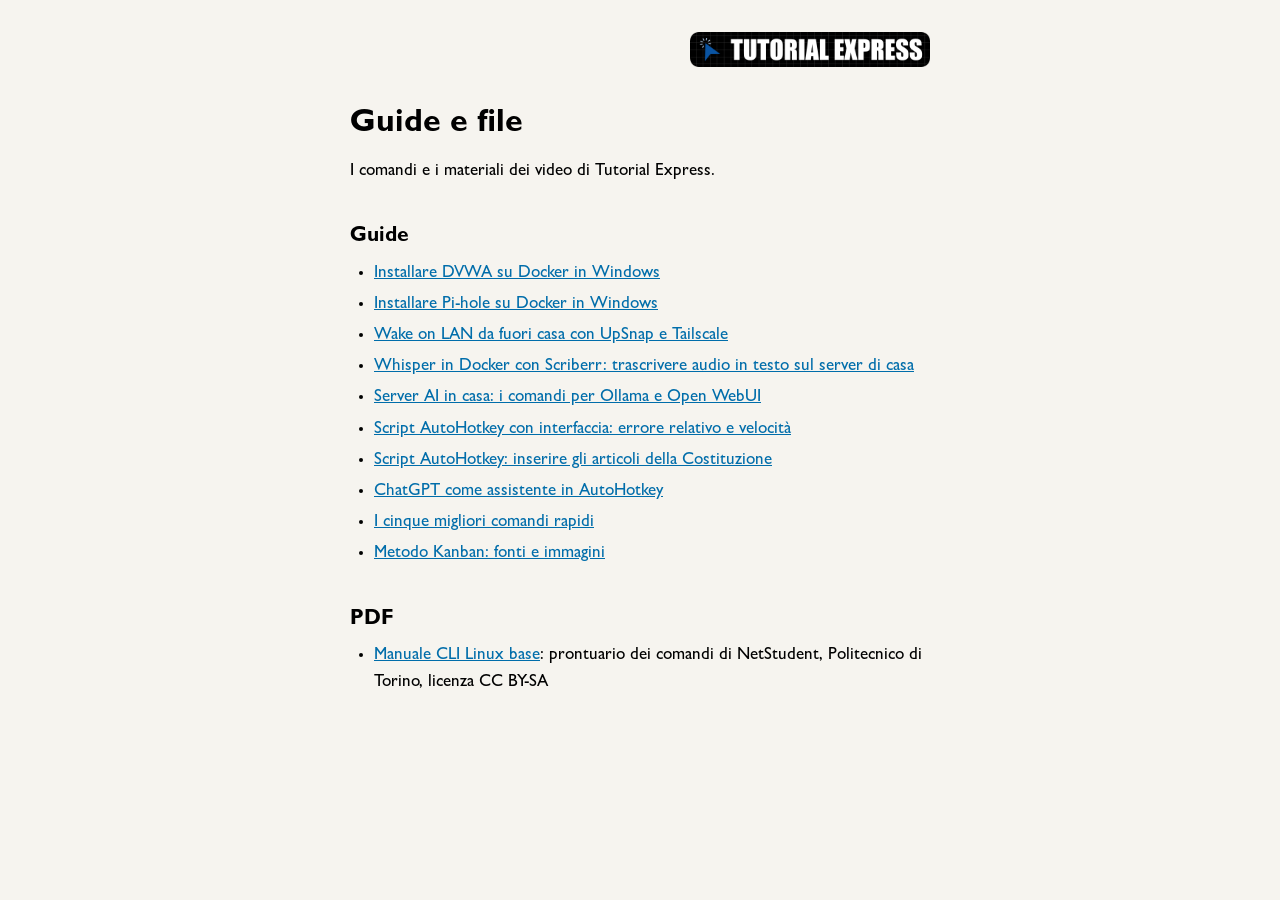
<file: index.html>
<!doctype html>
<html lang="it">
<head>
<meta charset="utf-8">
<meta name="viewport" content="width=device-width, initial-scale=1">
<title>Guide e file | Tutorial Express</title>
<meta name="description" content="Le guide, i comandi e i file dei video di Tutorial Express.">
<link rel="stylesheet" href="assets/guida.css?v=6">
</head>
<body>

<main>
  <a class="etichetta" href="https://tutorialexpress.it"><img src="assets/banner.png" alt="Tutorial Express" width="1300" height="192"></a>

  <h1>Guide e file</h1>
  <p>I comandi e i materiali dei video di Tutorial Express.</p>

  <h2>Guide</h2>
  <ul>
    <li><a href="dvwa-docker.html">Installare DVWA su Docker in Windows</a></li>
    <li><a href="pihole-docker.html">Installare Pi-hole su Docker in Windows</a></li>
    <li><a href="wake-on-lan-upsnap.html">Wake on LAN da fuori casa con UpSnap e Tailscale</a></li>
    <li><a href="whisper-docker.html">Whisper in Docker con Scriberr: trascrivere audio in testo sul server di casa</a></li>
    <li><a href="ollama-open-webui.html">Server AI in casa: i comandi per Ollama e Open WebUI</a></li>
    <li><a href="script-gui-autohotkey.html">Script AutoHotkey con interfaccia: errore relativo e velocità</a></li>
    <li><a href="script-costituzione-autohotkey.html">Script AutoHotkey: inserire gli articoli della Costituzione</a></li>
    <li><a href="chatgpt-autohotkey.html">ChatGPT come assistente in AutoHotkey</a></li>
    <li><a href="comandi-rapidi.html">I cinque migliori comandi rapidi</a></li>
    <li><a href="metodo-kanban.html">Metodo Kanban: fonti e immagini</a></li>
  </ul>

  <h2>PDF</h2>
  <ul>
    <li><a href="manuale-cli-linux-base.pdf">Manuale CLI Linux base</a>: prontuario dei comandi di NetStudent, Politecnico di Torino, licenza CC BY-SA</li>
  </ul>
</main>

</body>
</html>
</file>
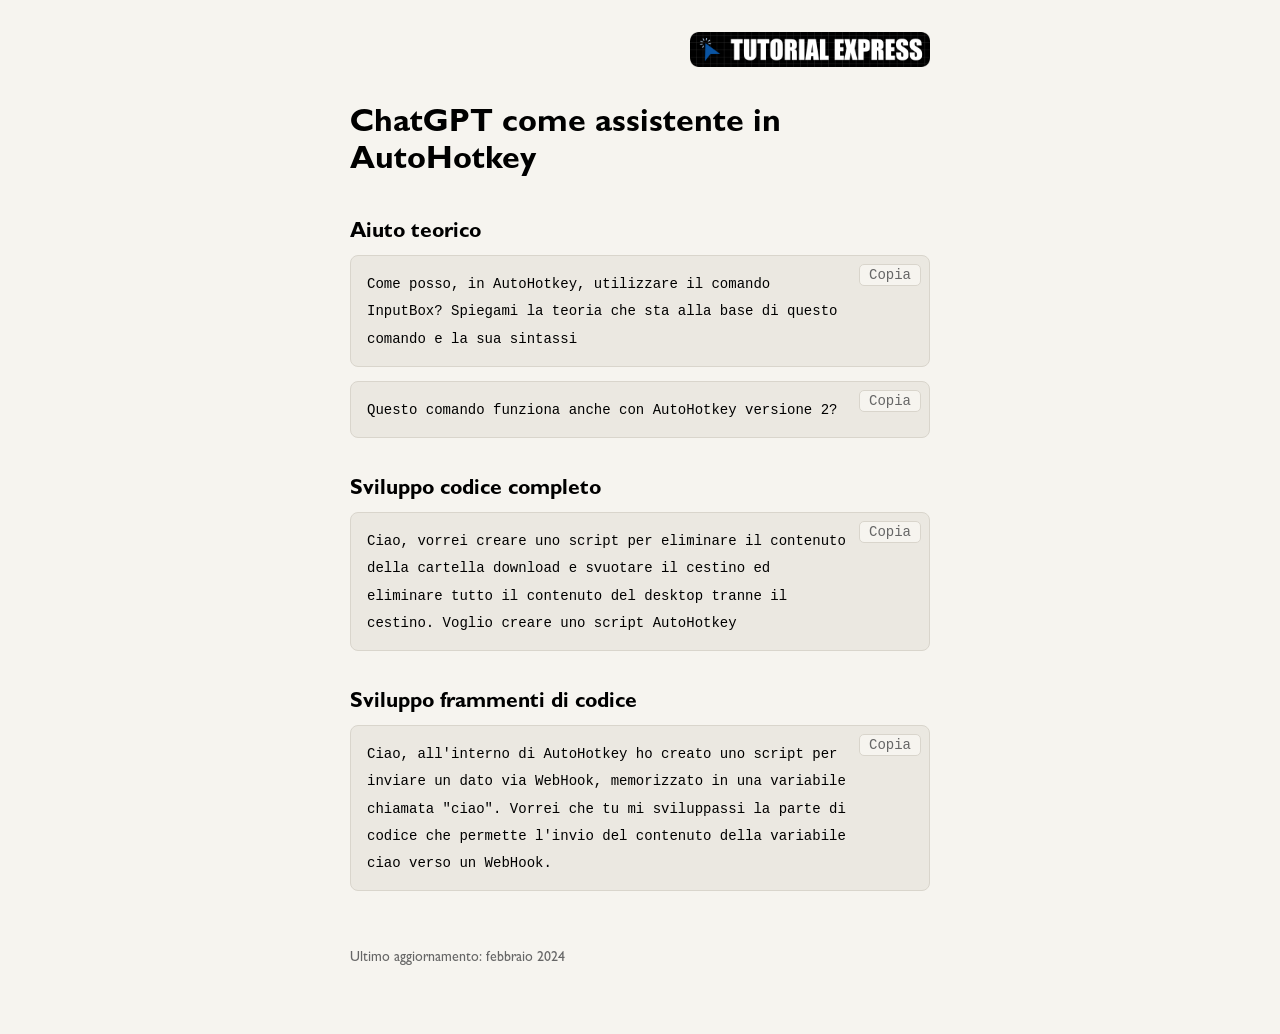
<file: chatgpt-autohotkey.html>
<!doctype html>
<html lang="it">
<head>
<meta charset="utf-8">
<meta name="viewport" content="width=device-width, initial-scale=1">
<title>ChatGPT come assistente in AutoHotkey | Tutorial Express</title>
<meta name="description" content="Esempi di richieste a ChatGPT per imparare AutoHotkey e farsi scrivere script completi o frammenti di codice.">
<link rel="stylesheet" href="assets/guida.css?v=6">
</head>
<body>

<main>
  <a class="etichetta" href="https://tutorialexpress.it"><img src="assets/banner.png" alt="Tutorial Express" width="1300" height="192"></a>

  <h1>ChatGPT come assistente in AutoHotkey</h1>

  <h2>Aiuto teorico</h2>
  <pre><code>Come posso, in AutoHotkey, utilizzare il comando InputBox? Spiegami la teoria che sta alla base di questo comando e la sua sintassi</code></pre>
  <pre><code>Questo comando funziona anche con AutoHotkey versione 2?</code></pre>

  <h2>Sviluppo codice completo</h2>
  <pre><code>Ciao, vorrei creare uno script per eliminare il contenuto della cartella download e svuotare il cestino ed eliminare tutto il contenuto del desktop tranne il cestino. Voglio creare uno script AutoHotkey</code></pre>

  <h2>Sviluppo frammenti di codice</h2>
  <pre><code>Ciao, all'interno di AutoHotkey ho creato uno script per inviare un dato via WebHook, memorizzato in una variabile chiamata "ciao". Vorrei che tu mi sviluppassi la parte di codice che permette l'invio del contenuto della variabile ciao verso un WebHook.</code></pre>

  <footer>Ultimo aggiornamento: febbraio 2024</footer>
</main>

<script src="assets/copia.js"></script>
</body>
</html>
</file>
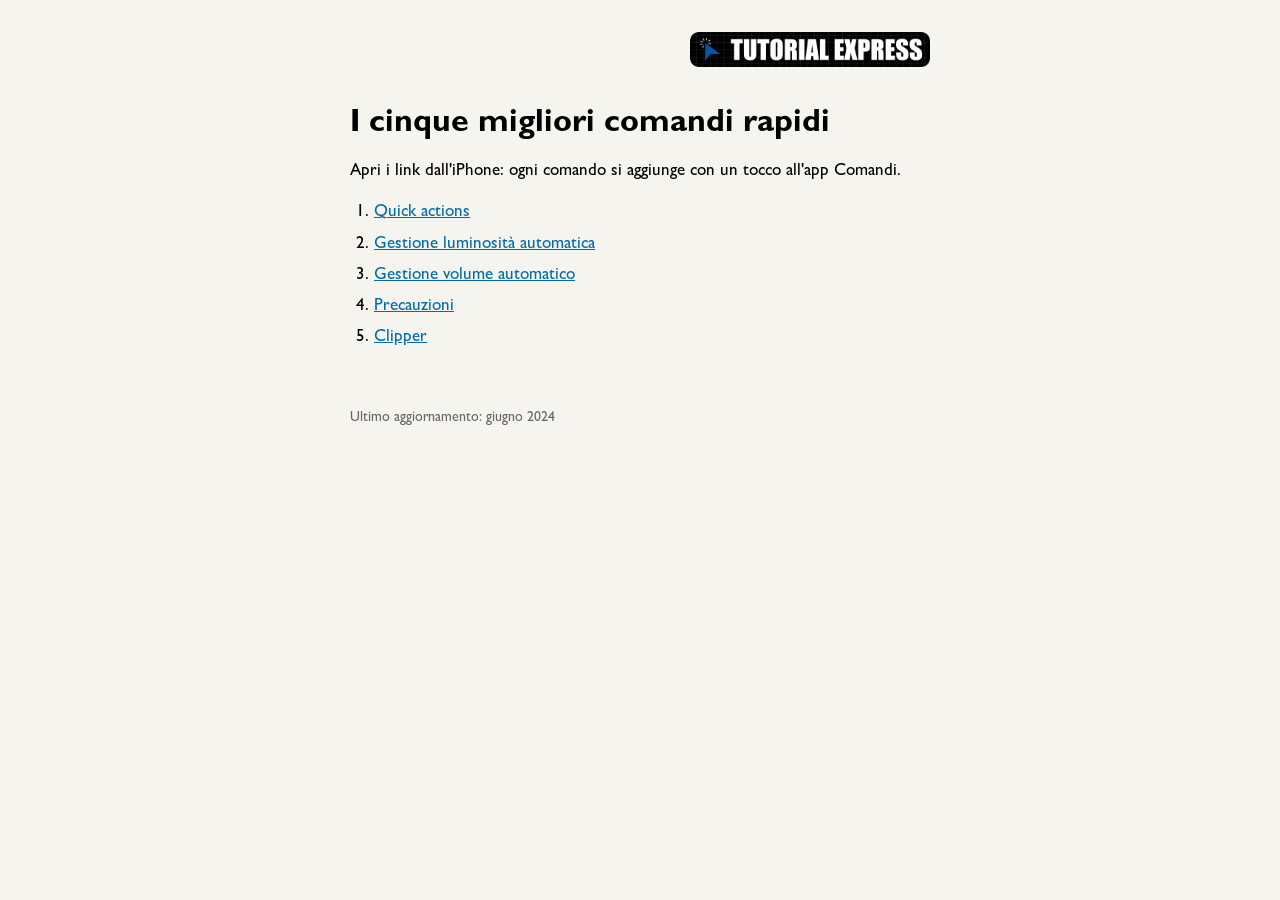
<file: comandi-rapidi.html>
<!doctype html>
<html lang="it">
<head>
<meta charset="utf-8">
<meta name="viewport" content="width=device-width, initial-scale=1">
<title>I cinque migliori comandi rapidi per iPhone | Tutorial Express</title>
<meta name="description" content="I cinque comandi rapidi per iPhone di Tutorial Express, da aggiungere con un tocco all'app Comandi.">
<link rel="stylesheet" href="assets/guida.css?v=6">
</head>
<body>

<main>
  <a class="etichetta" href="https://tutorialexpress.it"><img src="assets/banner.png" alt="Tutorial Express" width="1300" height="192"></a>

  <h1>I cinque migliori comandi rapidi</h1>
  <p>Apri i link dall'iPhone: ogni comando si aggiunge con un tocco all'app Comandi.</p>

  <ol>
    <li><a href="https://www.icloud.com/shortcuts/9d360f2f68f944d8972e4802cee4d656">Quick actions</a></li>
    <li><a href="https://www.icloud.com/shortcuts/78169ab519ff4222bd5717007fd41626">Gestione luminosità automatica</a></li>
    <li><a href="https://www.icloud.com/shortcuts/927ff1ec29264f18916a9ef9f8175f11">Gestione volume automatico</a></li>
    <li><a href="https://www.icloud.com/shortcuts/e7d3e10eeeae47bbb44e753b6d174be6">Precauzioni</a></li>
    <li><a href="https://www.icloud.com/shortcuts/1d9f968c047f4d14af9f9cb6e86ca63f">Clipper</a></li>
  </ol>

  <footer>Ultimo aggiornamento: giugno 2024</footer>
</main>

</body>
</html>
</file>
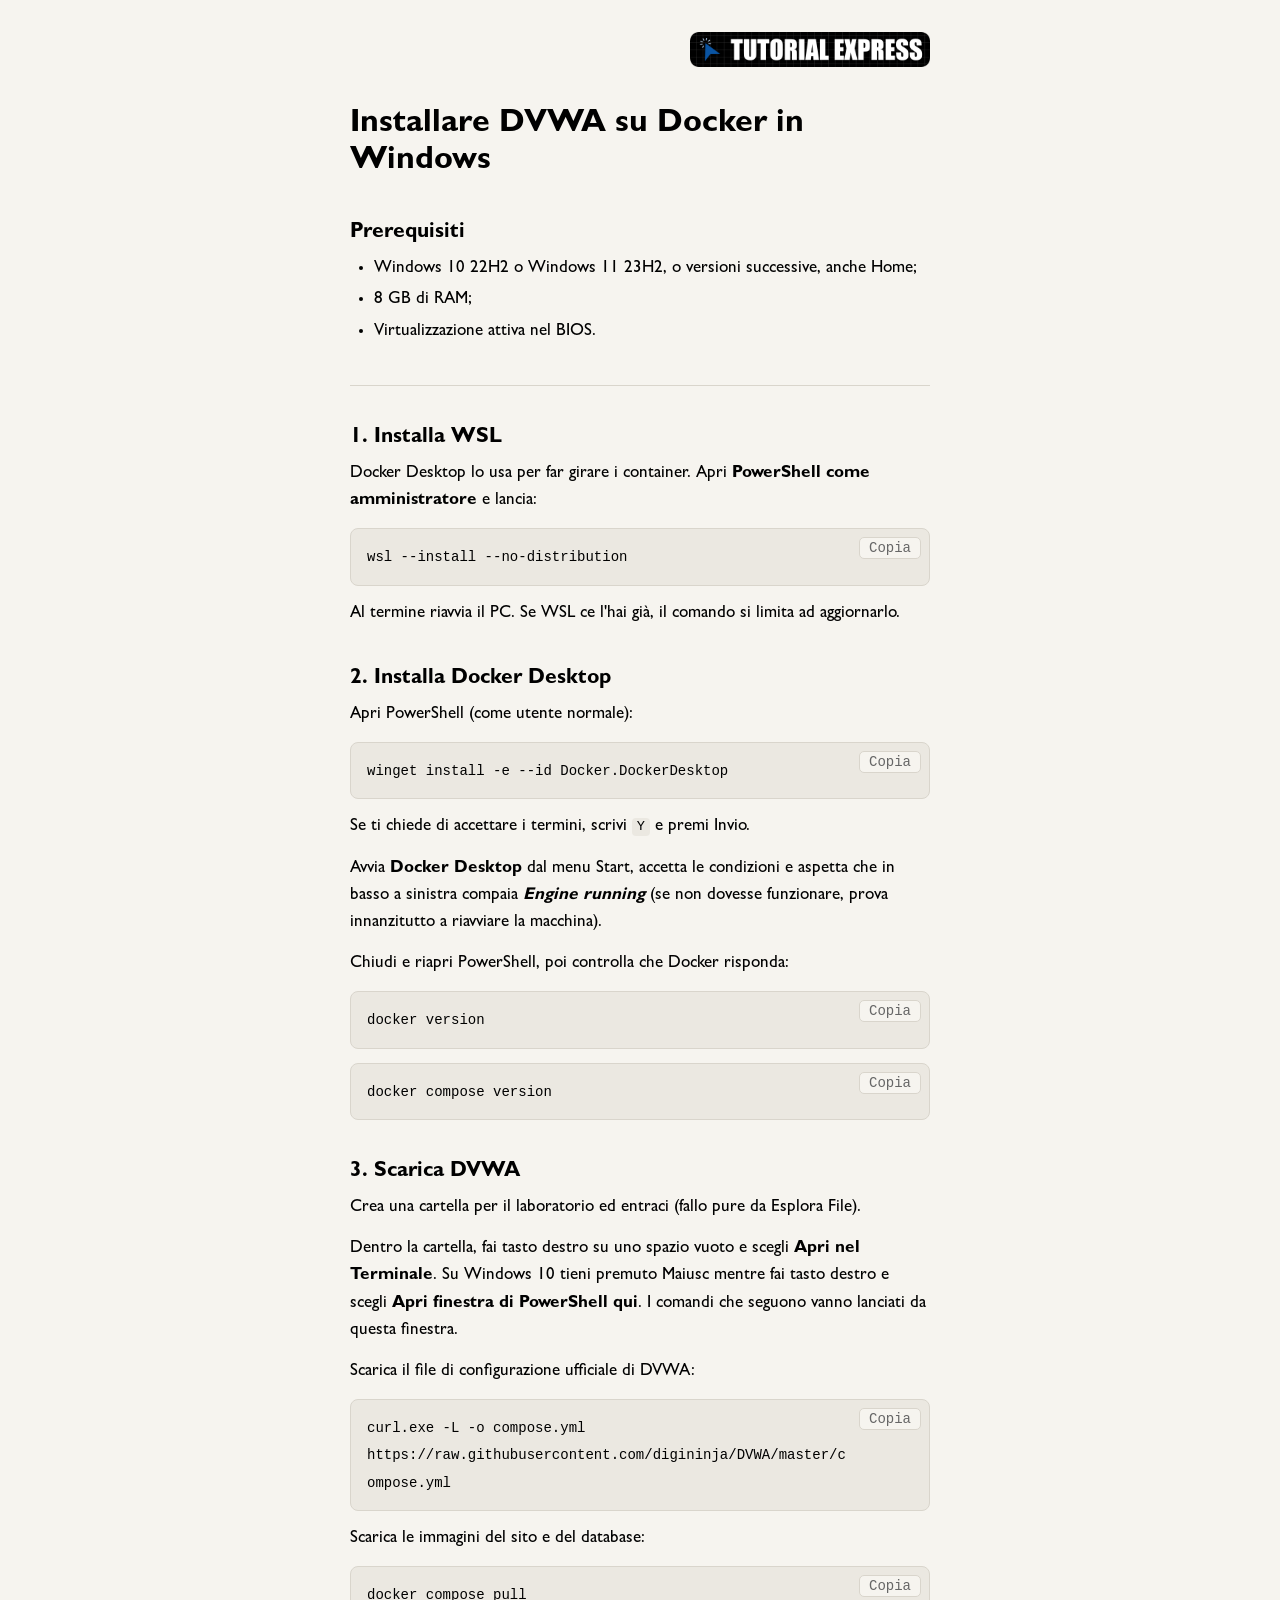
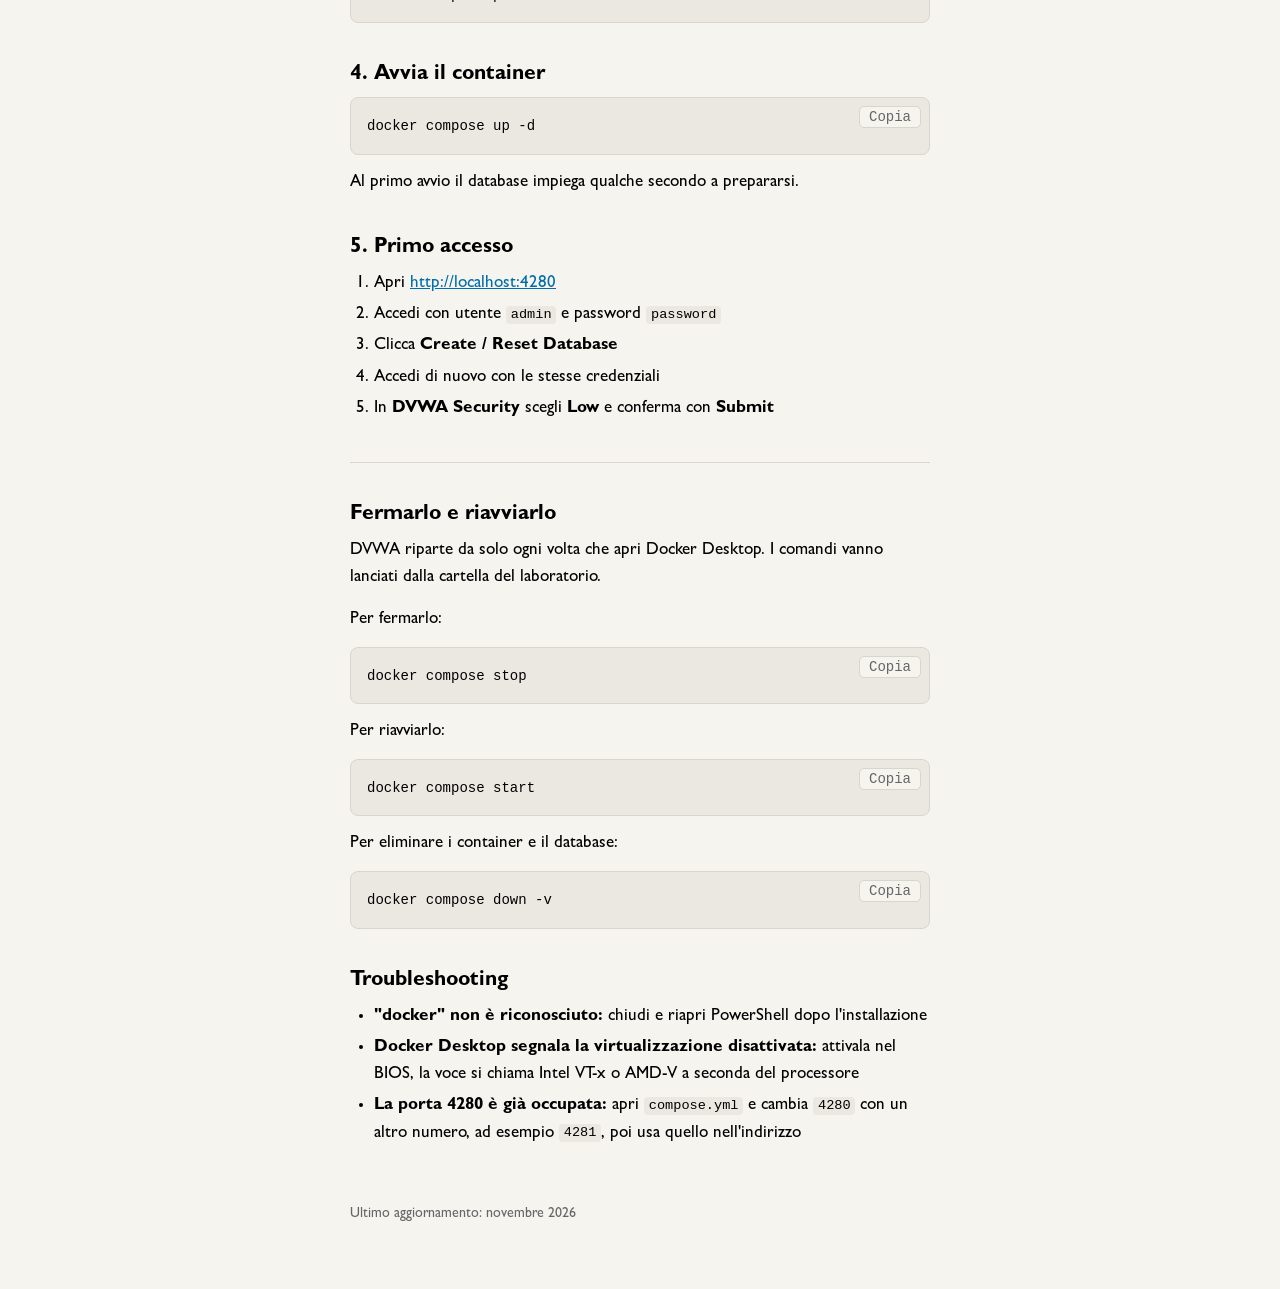
<file: dvwa-docker.html>
<!doctype html>
<html lang="it">
<head>
<meta charset="utf-8">
<meta name="viewport" content="width=device-width, initial-scale=1">
<title>Installare DVWA su Docker in Windows | Tutorial Express</title>
<meta name="description" content="Come installare DVWA su Windows partendo da zero: Docker Desktop, download di DVWA e avvio del container, comando per comando.">
<link rel="stylesheet" href="assets/guida.css?v=6">
</head>
<body>

<main>
  <a class="etichetta" href="https://tutorialexpress.it"><img src="assets/banner.png" alt="Tutorial Express" width="1300" height="192"></a>

  <h1>Installare DVWA su Docker in Windows</h1>

  <h2>Prerequisiti</h2>
  <ul>
    <li>Windows 10 22H2 o Windows 11 23H2, o versioni successive, anche Home;</li>
    <li>8 GB di RAM;</li>
    <li>Virtualizzazione attiva nel BIOS.</li>
  </ul>

  <hr>

  <h2>1. Installa WSL</h2>
  <p>Docker Desktop lo usa per far girare i container. Apri <strong>PowerShell come amministratore</strong> e lancia:</p>
  <pre><code>wsl --install --no-distribution</code></pre>
  <p>Al termine riavvia il PC. Se WSL ce l'hai già, il comando si limita ad aggiornarlo.</p>

  <h2>2. Installa Docker Desktop</h2>
  <p>Apri PowerShell (come utente normale):</p>
  <pre><code>winget install -e --id Docker.DockerDesktop</code></pre>
  <p>Se ti chiede di accettare i termini, scrivi <code>Y</code> e premi Invio.</p>
  <p>Avvia <strong>Docker Desktop</strong> dal menu Start, accetta le condizioni e aspetta che in basso a sinistra compaia <strong><em>Engine running</em></strong> (se non dovesse funzionare, prova innanzitutto a riavviare la macchina).</p>
  <p>Chiudi e riapri PowerShell, poi controlla che Docker risponda:</p>
  <pre><code>docker version</code></pre>
  <pre><code>docker compose version</code></pre>

  <h2>3. Scarica DVWA</h2>
  <p>Crea una cartella per il laboratorio ed entraci (fallo pure da Esplora File).</p>
  <p>Dentro la cartella, fai tasto destro su uno spazio vuoto e scegli <strong>Apri nel Terminale</strong>. Su Windows 10 tieni premuto Maiusc mentre fai tasto destro e scegli <strong>Apri finestra di PowerShell qui</strong>. I comandi che seguono vanno lanciati da questa finestra.</p>
  <p>Scarica il file di configurazione ufficiale di DVWA:</p>
  <pre><code>curl.exe -L -o compose.yml https://raw.githubusercontent.com/digininja/DVWA/master/compose.yml</code></pre>
  <p>Scarica le immagini del sito e del database:</p>
  <pre><code>docker compose pull</code></pre>

  <h2>4. Avvia il container</h2>
  <pre><code>docker compose up -d</code></pre>
  <p>Al primo avvio il database impiega qualche secondo a prepararsi.</p>

  <h2>5. Primo accesso</h2>
  <ol>
    <li>Apri <a href="http://localhost:4280">http://localhost:4280</a></li>
    <li>Accedi con utente <code>admin</code> e password <code>password</code></li>
    <li>Clicca <strong>Create / Reset Database</strong></li>
    <li>Accedi di nuovo con le stesse credenziali</li>
    <li>In <strong>DVWA Security</strong> scegli <strong>Low</strong> e conferma con <strong>Submit</strong></li>
  </ol>

  <hr>

  <h2>Fermarlo e riavviarlo</h2>
  <p>DVWA riparte da solo ogni volta che apri Docker Desktop. I comandi vanno lanciati dalla cartella del laboratorio.</p>
  <p>Per fermarlo:</p>
  <pre><code>docker compose stop</code></pre>
  <p>Per riavviarlo:</p>
  <pre><code>docker compose start</code></pre>
  <p>Per eliminare i container e il database:</p>
  <pre><code>docker compose down -v</code></pre>

  <h2>Troubleshooting</h2>
  <ul>
    <li><strong>"docker" non è riconosciuto:</strong> chiudi e riapri PowerShell dopo l'installazione</li>
    <li><strong>Docker Desktop segnala la virtualizzazione disattivata:</strong> attivala nel BIOS, la voce si chiama Intel VT-x o AMD-V a seconda del processore</li>
    <li><strong>La porta 4280 è già occupata:</strong> apri <code>compose.yml</code> e cambia <code>4280</code> con un altro numero, ad esempio <code>4281</code>, poi usa quello nell'indirizzo</li>
  </ul>

  <footer>Ultimo aggiornamento: novembre 2026</footer>
</main>

<script src="assets/copia.js"></script>
</body>
</html>
</file>
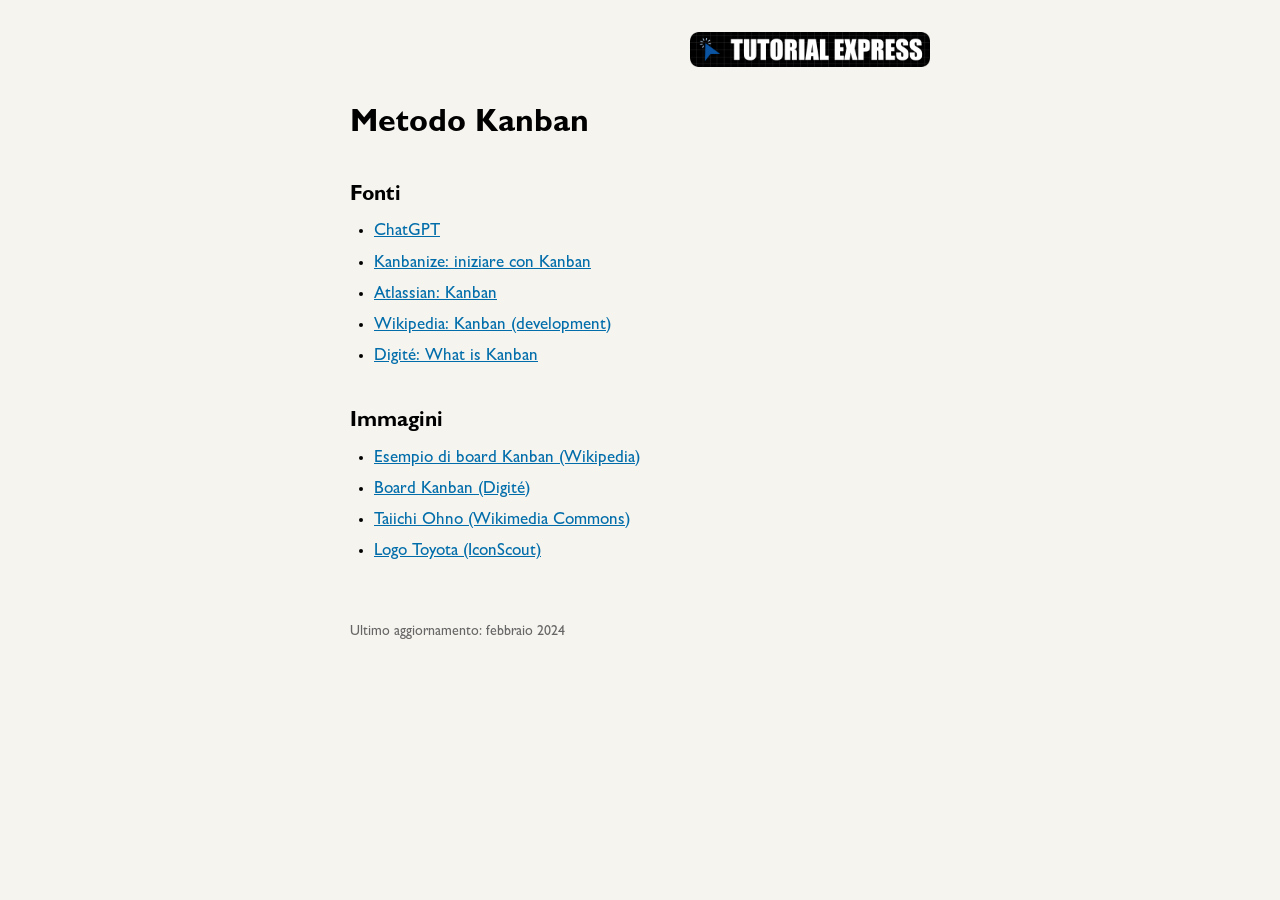
<file: metodo-kanban.html>
<!doctype html>
<html lang="it">
<head>
<meta charset="utf-8">
<meta name="viewport" content="width=device-width, initial-scale=1">
<title>Metodo Kanban: fonti e immagini | Tutorial Express</title>
<meta name="description" content="Le fonti e le immagini usate nel video di Tutorial Express sul metodo Kanban.">
<link rel="stylesheet" href="assets/guida.css?v=6">
</head>
<body>

<main>
  <a class="etichetta" href="https://tutorialexpress.it"><img src="assets/banner.png" alt="Tutorial Express" width="1300" height="192"></a>

  <h1>Metodo Kanban</h1>

  <h2>Fonti</h2>
  <ul>
    <li><a href="https://chat.openai.com/">ChatGPT</a></li>
    <li><a href="https://kanbanize.com/it/kanban-risorse/iniziare/kanban">Kanbanize: iniziare con Kanban</a></li>
    <li><a href="https://www.atlassian.com/it/agile/kanban">Atlassian: Kanban</a></li>
    <li><a href="https://en.wikipedia.org/wiki/Kanban_(development)#Evolution_and_documentation_of_method">Wikipedia: Kanban (development)</a></li>
    <li><a href="https://www.digite.com/kanban/what-is-kanban/#:~:text=It%20all%20started%20in%20the,every%20stage%20of%20production%20optimally">Digité: What is Kanban</a></li>
  </ul>

  <h2>Immagini</h2>
  <ul>
    <li><a href="https://en.wikipedia.org/wiki/Kanban_(development)#/media/File:Kanban_board_example.jpg">Esempio di board Kanban (Wikipedia)</a></li>
    <li><a href="https://www.digite.com/wp-content/uploads/2018/11/Kanban-Board.png">Board Kanban (Digité)</a></li>
    <li><a href="https://upload.wikimedia.org/wikipedia/commons/thumb/d/d3/Ohno-Taiichi-1.jpg/200px-Ohno-Taiichi-1.jpg">Taiichi Ohno (Wikimedia Commons)</a></li>
    <li><a href="https://cdn.iconscout.com/icon/free/png-256/toyota-1-202914.png">Logo Toyota (IconScout)</a></li>
  </ul>

  <footer>Ultimo aggiornamento: febbraio 2024</footer>
</main>

</body>
</html>
</file>
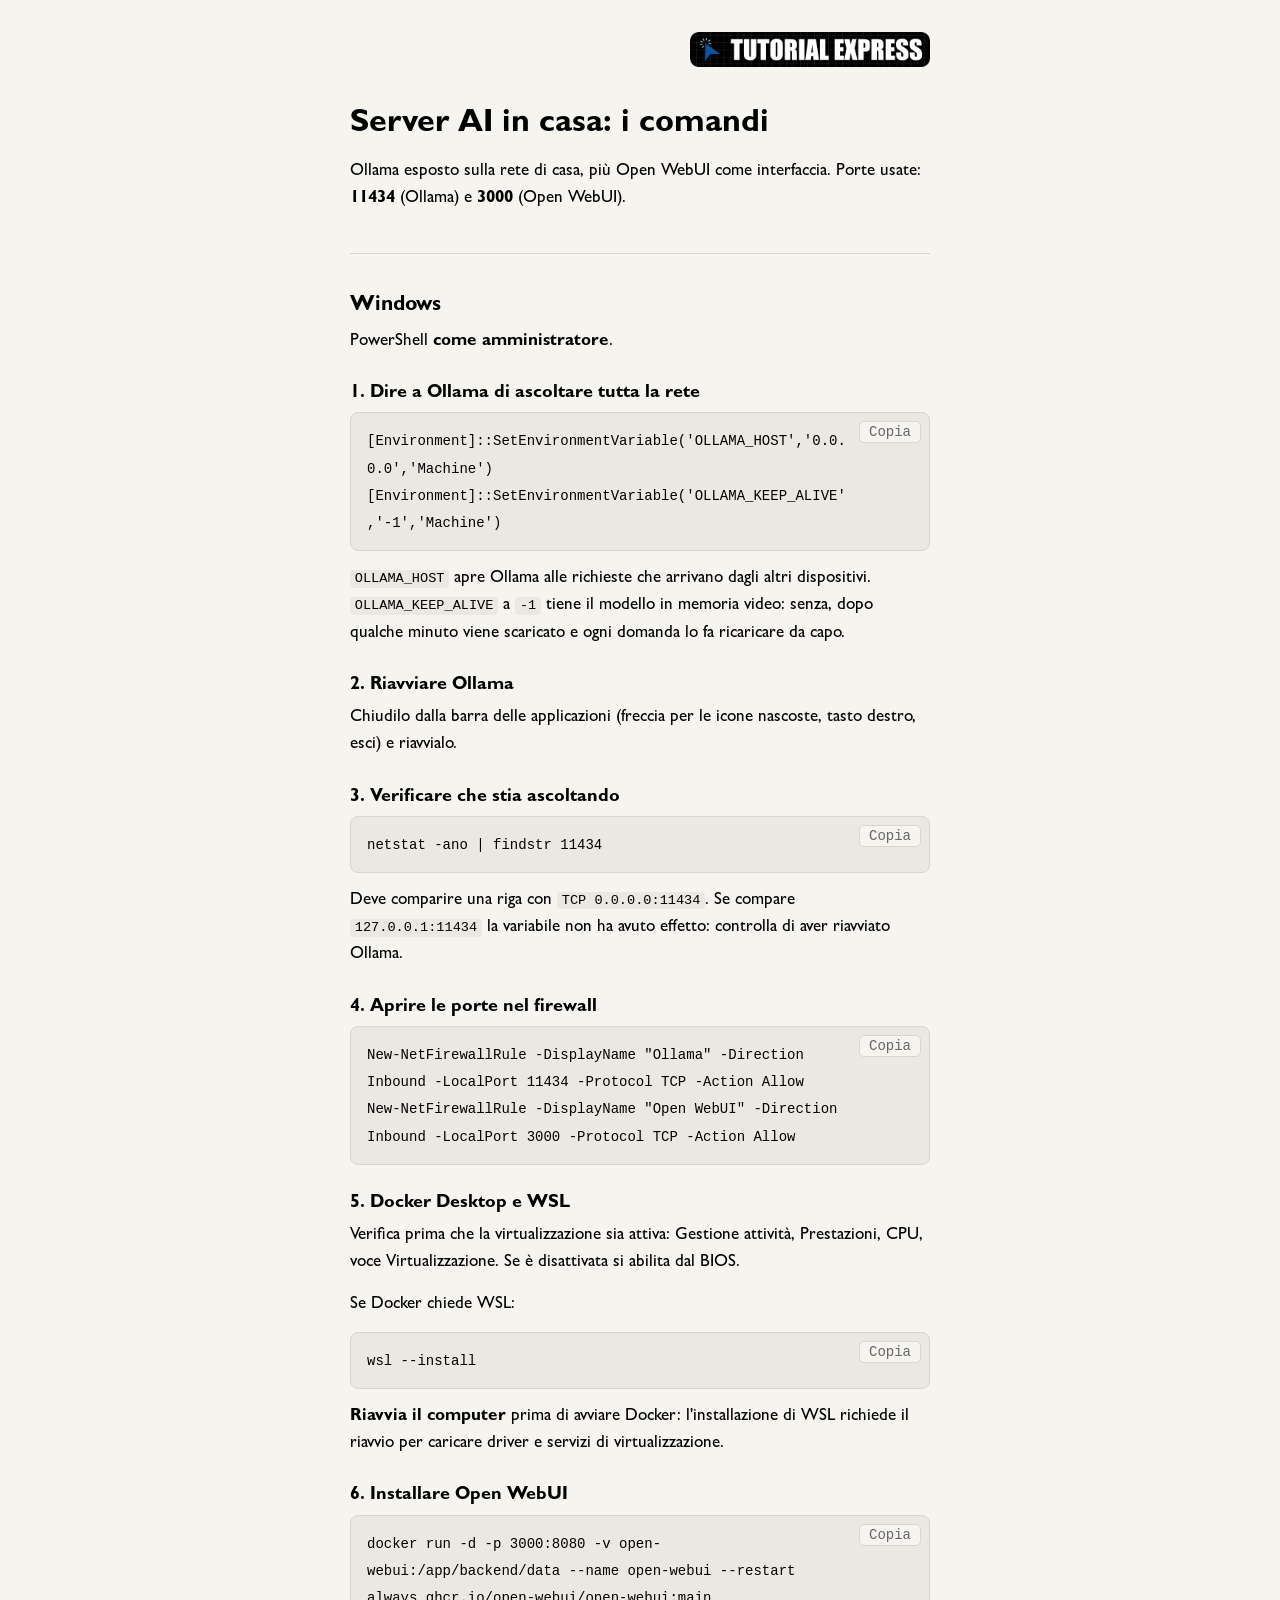
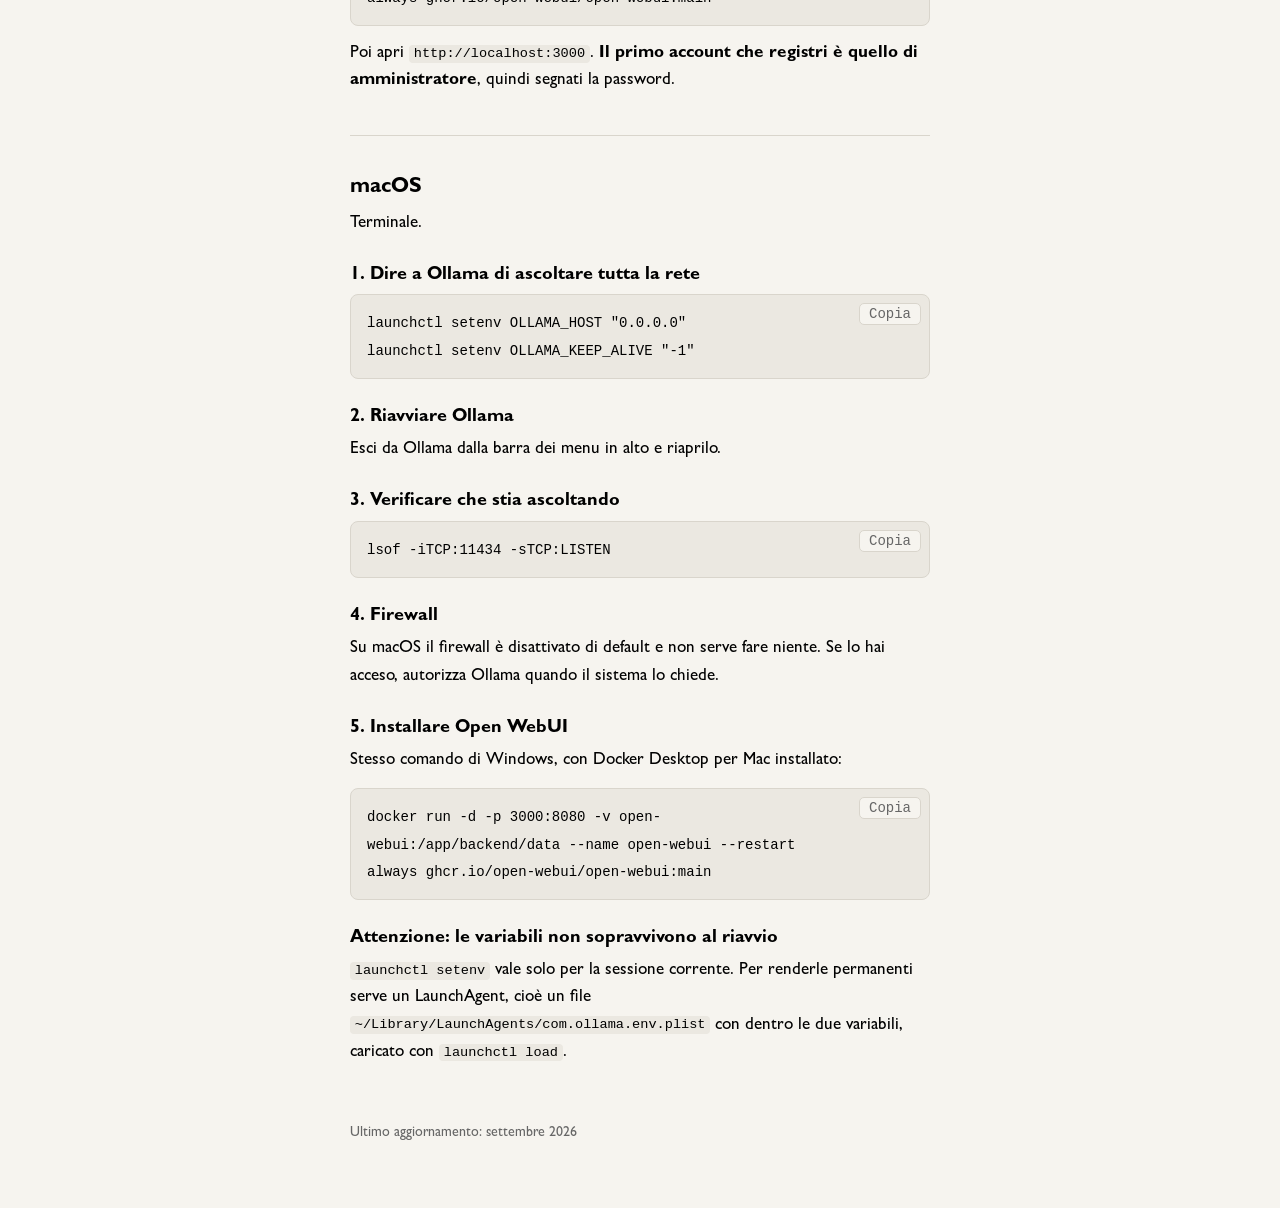
<file: ollama-open-webui.html>
<!doctype html>
<html lang="it">
<head>
<meta charset="utf-8">
<meta name="viewport" content="width=device-width, initial-scale=1">
<title>Server AI in casa: i comandi per Ollama e Open WebUI | Tutorial Express</title>
<meta name="description" content="I comandi per esporre Ollama sulla rete di casa e installare Open WebUI con Docker, su Windows e macOS.">
<link rel="stylesheet" href="assets/guida.css?v=6">
</head>
<body>

<main>
  <a class="etichetta" href="https://tutorialexpress.it"><img src="assets/banner.png" alt="Tutorial Express" width="1300" height="192"></a>

  <h1>Server AI in casa: i comandi</h1>
  <p>Ollama esposto sulla rete di casa, più Open WebUI come interfaccia. Porte usate: <strong>11434</strong> (Ollama) e <strong>3000</strong> (Open WebUI).</p>

  <hr>

  <h2>Windows</h2>
  <p>PowerShell <strong>come amministratore</strong>.</p>

  <h3>1. Dire a Ollama di ascoltare tutta la rete</h3>
  <pre><code>[Environment]::SetEnvironmentVariable('OLLAMA_HOST','0.0.0.0','Machine')
[Environment]::SetEnvironmentVariable('OLLAMA_KEEP_ALIVE','-1','Machine')</code></pre>
  <p><code>OLLAMA_HOST</code> apre Ollama alle richieste che arrivano dagli altri dispositivi. <code>OLLAMA_KEEP_ALIVE</code> a <code>-1</code> tiene il modello in memoria video: senza, dopo qualche minuto viene scaricato e ogni domanda lo fa ricaricare da capo.</p>

  <h3>2. Riavviare Ollama</h3>
  <p>Chiudilo dalla barra delle applicazioni (freccia per le icone nascoste, tasto destro, esci) e riavvialo.</p>

  <h3>3. Verificare che stia ascoltando</h3>
  <pre><code>netstat -ano | findstr 11434</code></pre>
  <p>Deve comparire una riga con <code>TCP  0.0.0.0:11434</code>. Se compare <code>127.0.0.1:11434</code> la variabile non ha avuto effetto: controlla di aver riavviato Ollama.</p>

  <h3>4. Aprire le porte nel firewall</h3>
  <pre><code>New-NetFirewallRule -DisplayName "Ollama" -Direction Inbound -LocalPort 11434 -Protocol TCP -Action Allow
New-NetFirewallRule -DisplayName "Open WebUI" -Direction Inbound -LocalPort 3000 -Protocol TCP -Action Allow</code></pre>

  <h3>5. Docker Desktop e WSL</h3>
  <p>Verifica prima che la virtualizzazione sia attiva: Gestione attività, Prestazioni, CPU, voce Virtualizzazione. Se è disattivata si abilita dal BIOS.</p>
  <p>Se Docker chiede WSL:</p>
  <pre><code>wsl --install</code></pre>
  <p><strong>Riavvia il computer</strong> prima di avviare Docker: l'installazione di WSL richiede il riavvio per caricare driver e servizi di virtualizzazione.</p>

  <h3>6. Installare Open WebUI</h3>
  <pre><code>docker run -d -p 3000:8080 -v open-webui:/app/backend/data --name open-webui --restart always ghcr.io/open-webui/open-webui:main</code></pre>
  <p>Poi apri <code>http://localhost:3000</code>. <strong>Il primo account che registri è quello di amministratore</strong>, quindi segnati la password.</p>

  <hr>

  <h2>macOS</h2>
  <p>Terminale.</p>

  <h3>1. Dire a Ollama di ascoltare tutta la rete</h3>
  <pre><code>launchctl setenv OLLAMA_HOST "0.0.0.0"
launchctl setenv OLLAMA_KEEP_ALIVE "-1"</code></pre>

  <h3>2. Riavviare Ollama</h3>
  <p>Esci da Ollama dalla barra dei menu in alto e riaprilo.</p>

  <h3>3. Verificare che stia ascoltando</h3>
  <pre><code>lsof -iTCP:11434 -sTCP:LISTEN</code></pre>

  <h3>4. Firewall</h3>
  <p>Su macOS il firewall è disattivato di default e non serve fare niente. Se lo hai acceso, autorizza Ollama quando il sistema lo chiede.</p>

  <h3>5. Installare Open WebUI</h3>
  <p>Stesso comando di Windows, con Docker Desktop per Mac installato:</p>
  <pre><code>docker run -d -p 3000:8080 -v open-webui:/app/backend/data --name open-webui --restart always ghcr.io/open-webui/open-webui:main</code></pre>

  <h3>Attenzione: le variabili non sopravvivono al riavvio</h3>
  <p><code>launchctl setenv</code> vale solo per la sessione corrente. Per renderle permanenti serve un LaunchAgent, cioè un file <code>~/Library/LaunchAgents/com.ollama.env.plist</code> con dentro le due variabili, caricato con <code>launchctl load</code>.</p>

  <footer>Ultimo aggiornamento: settembre 2026</footer>
</main>

<script src="assets/copia.js"></script>
</body>
</html>
</file>
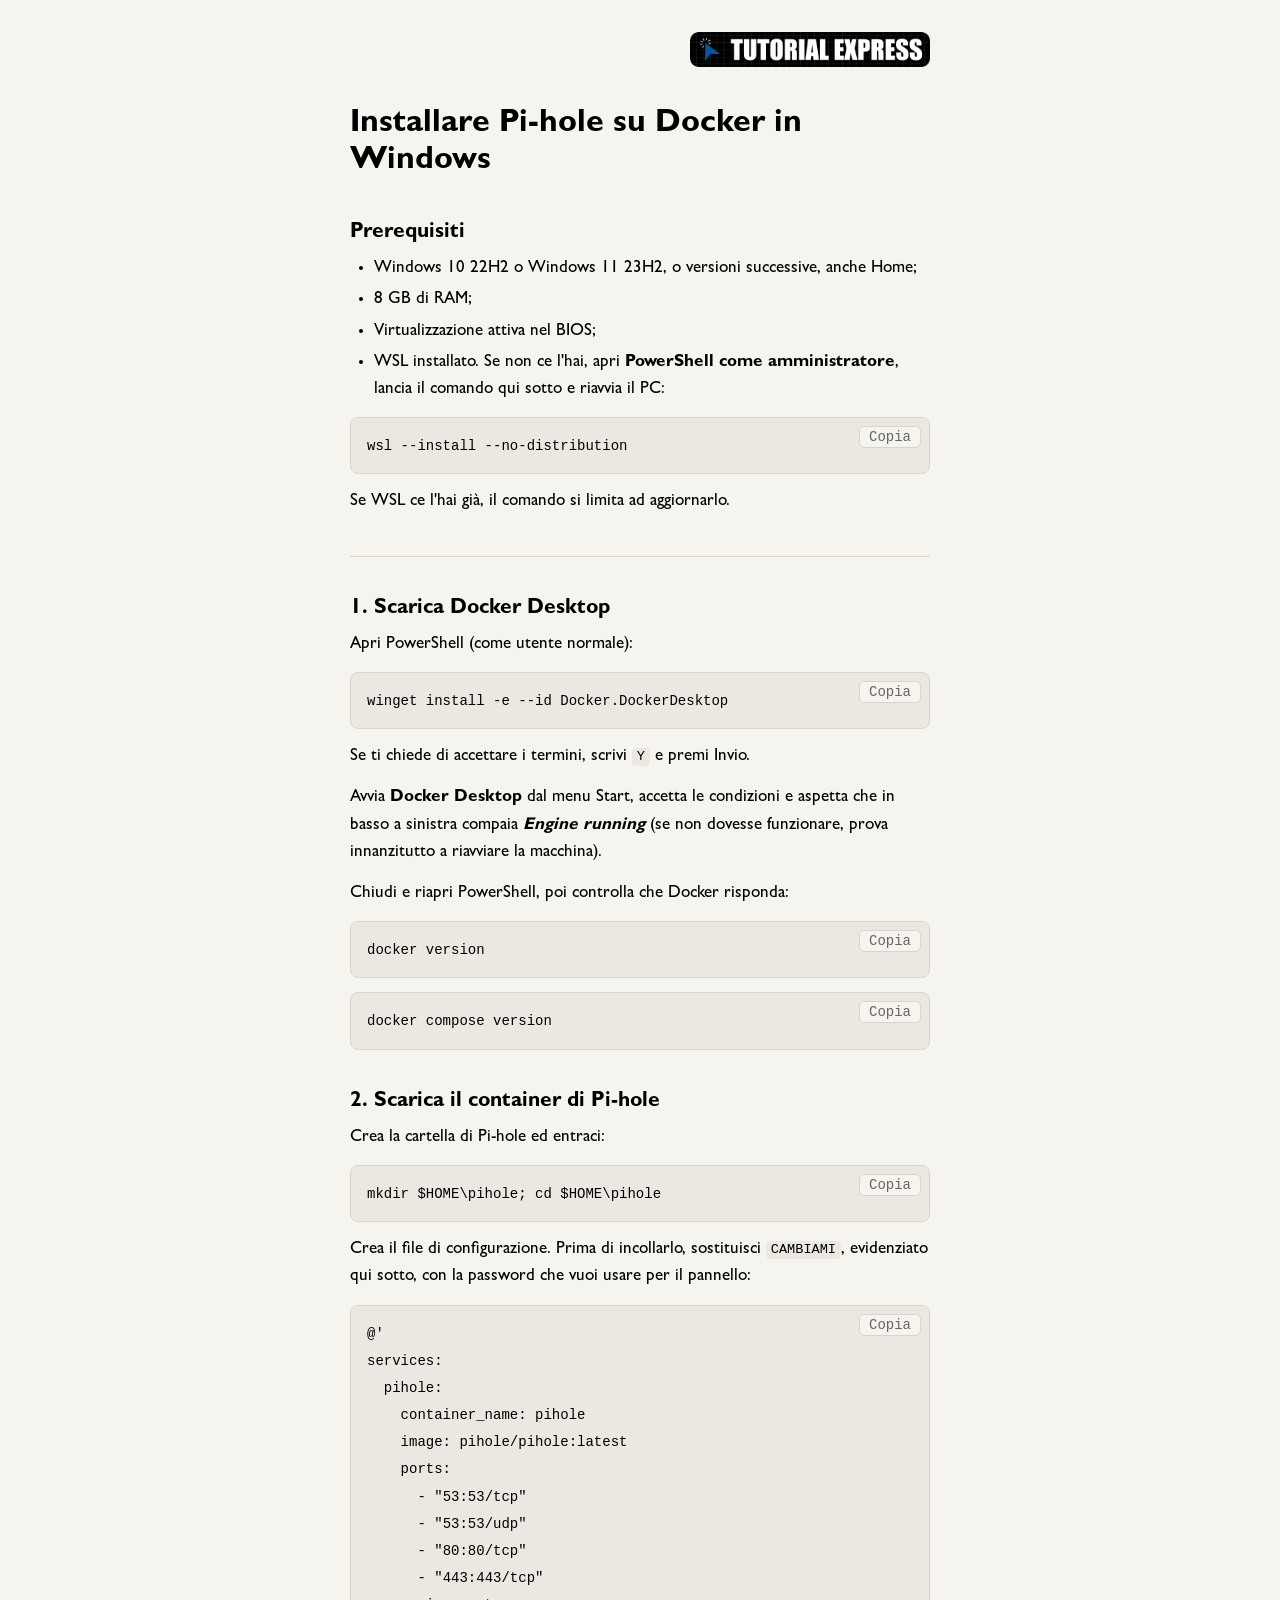
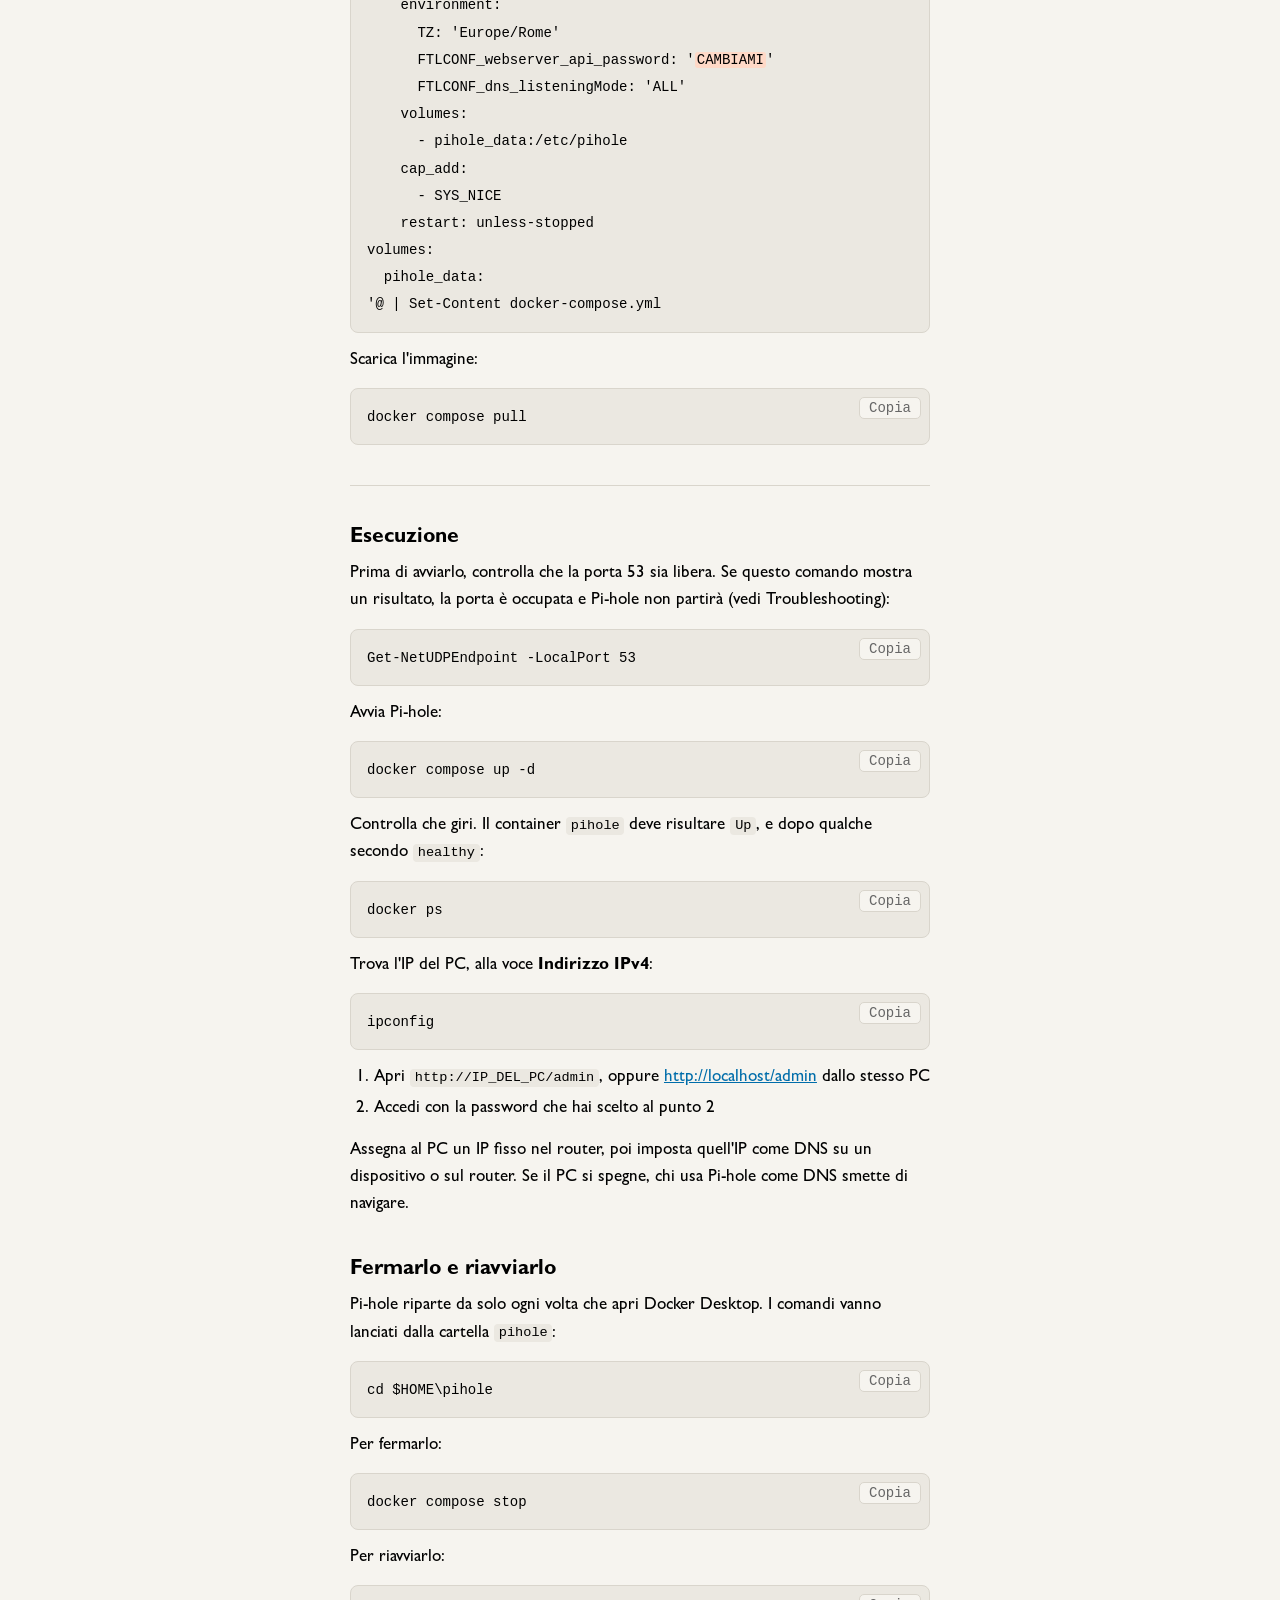
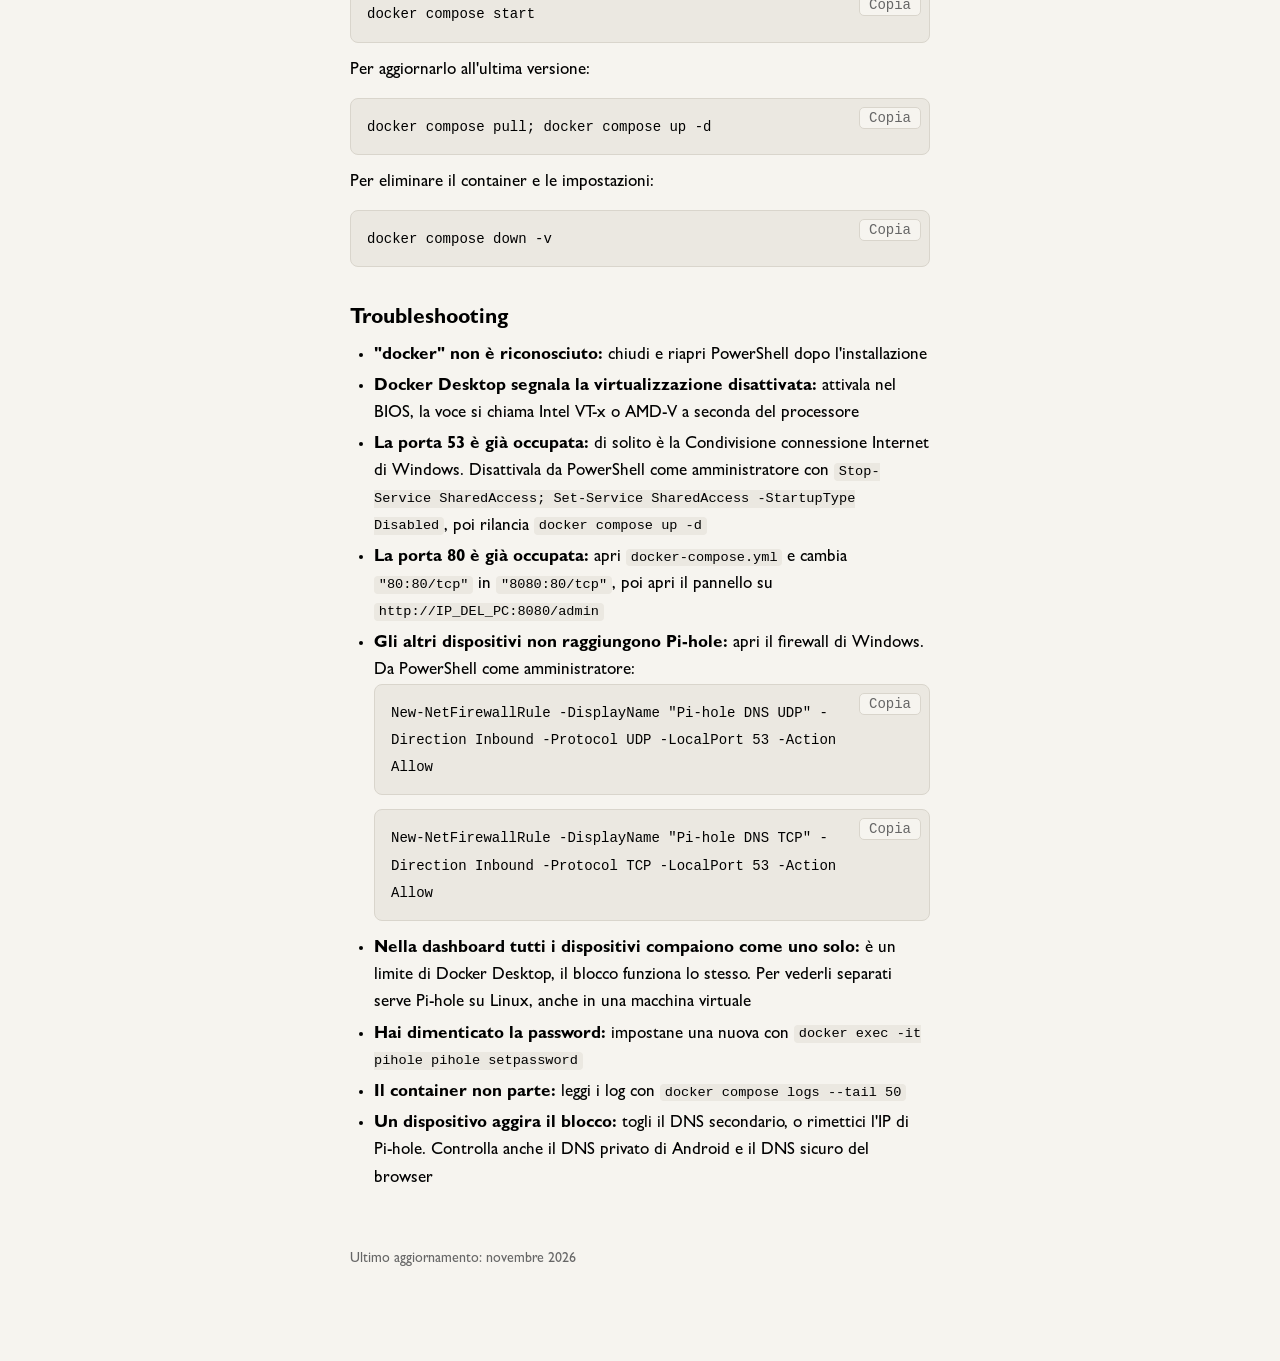
<file: pihole-docker.html>
<!doctype html>
<html lang="it">
<head>
<meta charset="utf-8">
<meta name="viewport" content="width=device-width, initial-scale=1">
<title>Installare Pi-hole su Docker in Windows | Tutorial Express</title>
<meta name="description" content="Come installare Pi-hole su Windows con Docker Desktop: download di Docker e del container, avvio, primo accesso e soluzione dei problemi più comuni.">
<link rel="stylesheet" href="assets/guida.css?v=6">
<style>
  mark { padding: 0 .15em; border-radius: 3px; background: #ffd9c7; color: inherit; }
</style>
</head>
<body>

<main>
  <a class="etichetta" href="https://tutorialexpress.it"><img src="assets/banner.png" alt="Tutorial Express" width="1300" height="192"></a>

  <h1>Installare Pi-hole su Docker in Windows</h1>

  <h2>Prerequisiti</h2>
  <ul>
    <li>Windows 10 22H2 o Windows 11 23H2, o versioni successive, anche Home;</li>
    <li>8 GB di RAM;</li>
    <li>Virtualizzazione attiva nel BIOS;</li>
    <li>WSL installato. Se non ce l'hai, apri <strong>PowerShell come amministratore</strong>, lancia il comando qui sotto e riavvia il PC:</li>
  </ul>
  <pre><code>wsl --install --no-distribution</code></pre>
  <p>Se WSL ce l'hai già, il comando si limita ad aggiornarlo.</p>

  <hr>

  <h2>1. Scarica Docker Desktop</h2>
  <p>Apri PowerShell (come utente normale):</p>
  <pre><code>winget install -e --id Docker.DockerDesktop</code></pre>
  <p>Se ti chiede di accettare i termini, scrivi <code>Y</code> e premi Invio.</p>
  <p>Avvia <strong>Docker Desktop</strong> dal menu Start, accetta le condizioni e aspetta che in basso a sinistra compaia <strong><em>Engine running</em></strong> (se non dovesse funzionare, prova innanzitutto a riavviare la macchina).</p>
  <p>Chiudi e riapri PowerShell, poi controlla che Docker risponda:</p>
  <pre><code>docker version</code></pre>
  <pre><code>docker compose version</code></pre>

  <h2>2. Scarica il container di Pi-hole</h2>
  <p>Crea la cartella di Pi-hole ed entraci:</p>
  <pre><code>mkdir $HOME\pihole; cd $HOME\pihole</code></pre>
  <p>Crea il file di configurazione. Prima di incollarlo, sostituisci <code>CAMBIAMI</code>, evidenziato qui sotto, con la password che vuoi usare per il pannello:</p>
  <pre><code>@'
services:
  pihole:
    container_name: pihole
    image: pihole/pihole:latest
    ports:
      - "53:53/tcp"
      - "53:53/udp"
      - "80:80/tcp"
      - "443:443/tcp"
    environment:
      TZ: 'Europe/Rome'
      FTLCONF_webserver_api_password: '<mark>CAMBIAMI</mark>'
      FTLCONF_dns_listeningMode: 'ALL'
    volumes:
      - pihole_data:/etc/pihole
    cap_add:
      - SYS_NICE
    restart: unless-stopped
volumes:
  pihole_data:
'@ | Set-Content docker-compose.yml</code></pre>
  <p>Scarica l'immagine:</p>
  <pre><code>docker compose pull</code></pre>

  <hr>

  <h2>Esecuzione</h2>
  <p>Prima di avviarlo, controlla che la porta 53 sia libera. Se questo comando mostra un risultato, la porta è occupata e Pi-hole non partirà (vedi Troubleshooting):</p>
  <pre><code>Get-NetUDPEndpoint -LocalPort 53</code></pre>
  <p>Avvia Pi-hole:</p>
  <pre><code>docker compose up -d</code></pre>
  <p>Controlla che giri. Il container <code>pihole</code> deve risultare <code>Up</code>, e dopo qualche secondo <code>healthy</code>:</p>
  <pre><code>docker ps</code></pre>
  <p>Trova l'IP del PC, alla voce <strong>Indirizzo IPv4</strong>:</p>
  <pre><code>ipconfig</code></pre>
  <ol>
    <li>Apri <code>http://IP_DEL_PC/admin</code>, oppure <a href="http://localhost/admin">http://localhost/admin</a> dallo stesso PC</li>
    <li>Accedi con la password che hai scelto al punto 2</li>
  </ol>
  <p>Assegna al PC un IP fisso nel router, poi imposta quell'IP come DNS su un dispositivo o sul router. Se il PC si spegne, chi usa Pi-hole come DNS smette di navigare.</p>

  <h2>Fermarlo e riavviarlo</h2>
  <p>Pi-hole riparte da solo ogni volta che apri Docker Desktop. I comandi vanno lanciati dalla cartella <code>pihole</code>:</p>
  <pre><code>cd $HOME\pihole</code></pre>
  <p>Per fermarlo:</p>
  <pre><code>docker compose stop</code></pre>
  <p>Per riavviarlo:</p>
  <pre><code>docker compose start</code></pre>
  <p>Per aggiornarlo all'ultima versione:</p>
  <pre><code>docker compose pull; docker compose up -d</code></pre>
  <p>Per eliminare il container e le impostazioni:</p>
  <pre><code>docker compose down -v</code></pre>

  <h2>Troubleshooting</h2>
  <ul>
    <li><strong>"docker" non è riconosciuto:</strong> chiudi e riapri PowerShell dopo l'installazione</li>
    <li><strong>Docker Desktop segnala la virtualizzazione disattivata:</strong> attivala nel BIOS, la voce si chiama Intel VT-x o AMD-V a seconda del processore</li>
    <li><strong>La porta 53 è già occupata:</strong> di solito è la Condivisione connessione Internet di Windows. Disattivala da PowerShell come amministratore con <code>Stop-Service SharedAccess; Set-Service SharedAccess -StartupType Disabled</code>, poi rilancia <code>docker compose up -d</code></li>
    <li><strong>La porta 80 è già occupata:</strong> apri <code>docker-compose.yml</code> e cambia <code>"80:80/tcp"</code> in <code>"8080:80/tcp"</code>, poi apri il pannello su <code>http://IP_DEL_PC:8080/admin</code></li>
    <li><strong>Gli altri dispositivi non raggiungono Pi-hole:</strong> apri il firewall di Windows. Da PowerShell come amministratore:
      <pre><code>New-NetFirewallRule -DisplayName "Pi-hole DNS UDP" -Direction Inbound -Protocol UDP -LocalPort 53 -Action Allow</code></pre>
      <pre><code>New-NetFirewallRule -DisplayName "Pi-hole DNS TCP" -Direction Inbound -Protocol TCP -LocalPort 53 -Action Allow</code></pre>
    </li>
    <li><strong>Nella dashboard tutti i dispositivi compaiono come uno solo:</strong> è un limite di Docker Desktop, il blocco funziona lo stesso. Per vederli separati serve Pi-hole su Linux, anche in una macchina virtuale</li>
    <li><strong>Hai dimenticato la password:</strong> impostane una nuova con <code>docker exec -it pihole pihole setpassword</code></li>
    <li><strong>Il container non parte:</strong> leggi i log con <code>docker compose logs --tail 50</code></li>
    <li><strong>Un dispositivo aggira il blocco:</strong> togli il DNS secondario, o rimettici l'IP di Pi-hole. Controlla anche il DNS privato di Android e il DNS sicuro del browser</li>
  </ul>

  <footer>Ultimo aggiornamento: novembre 2026</footer>
</main>

<script src="assets/copia.js"></script>
</body>
</html>
</file>
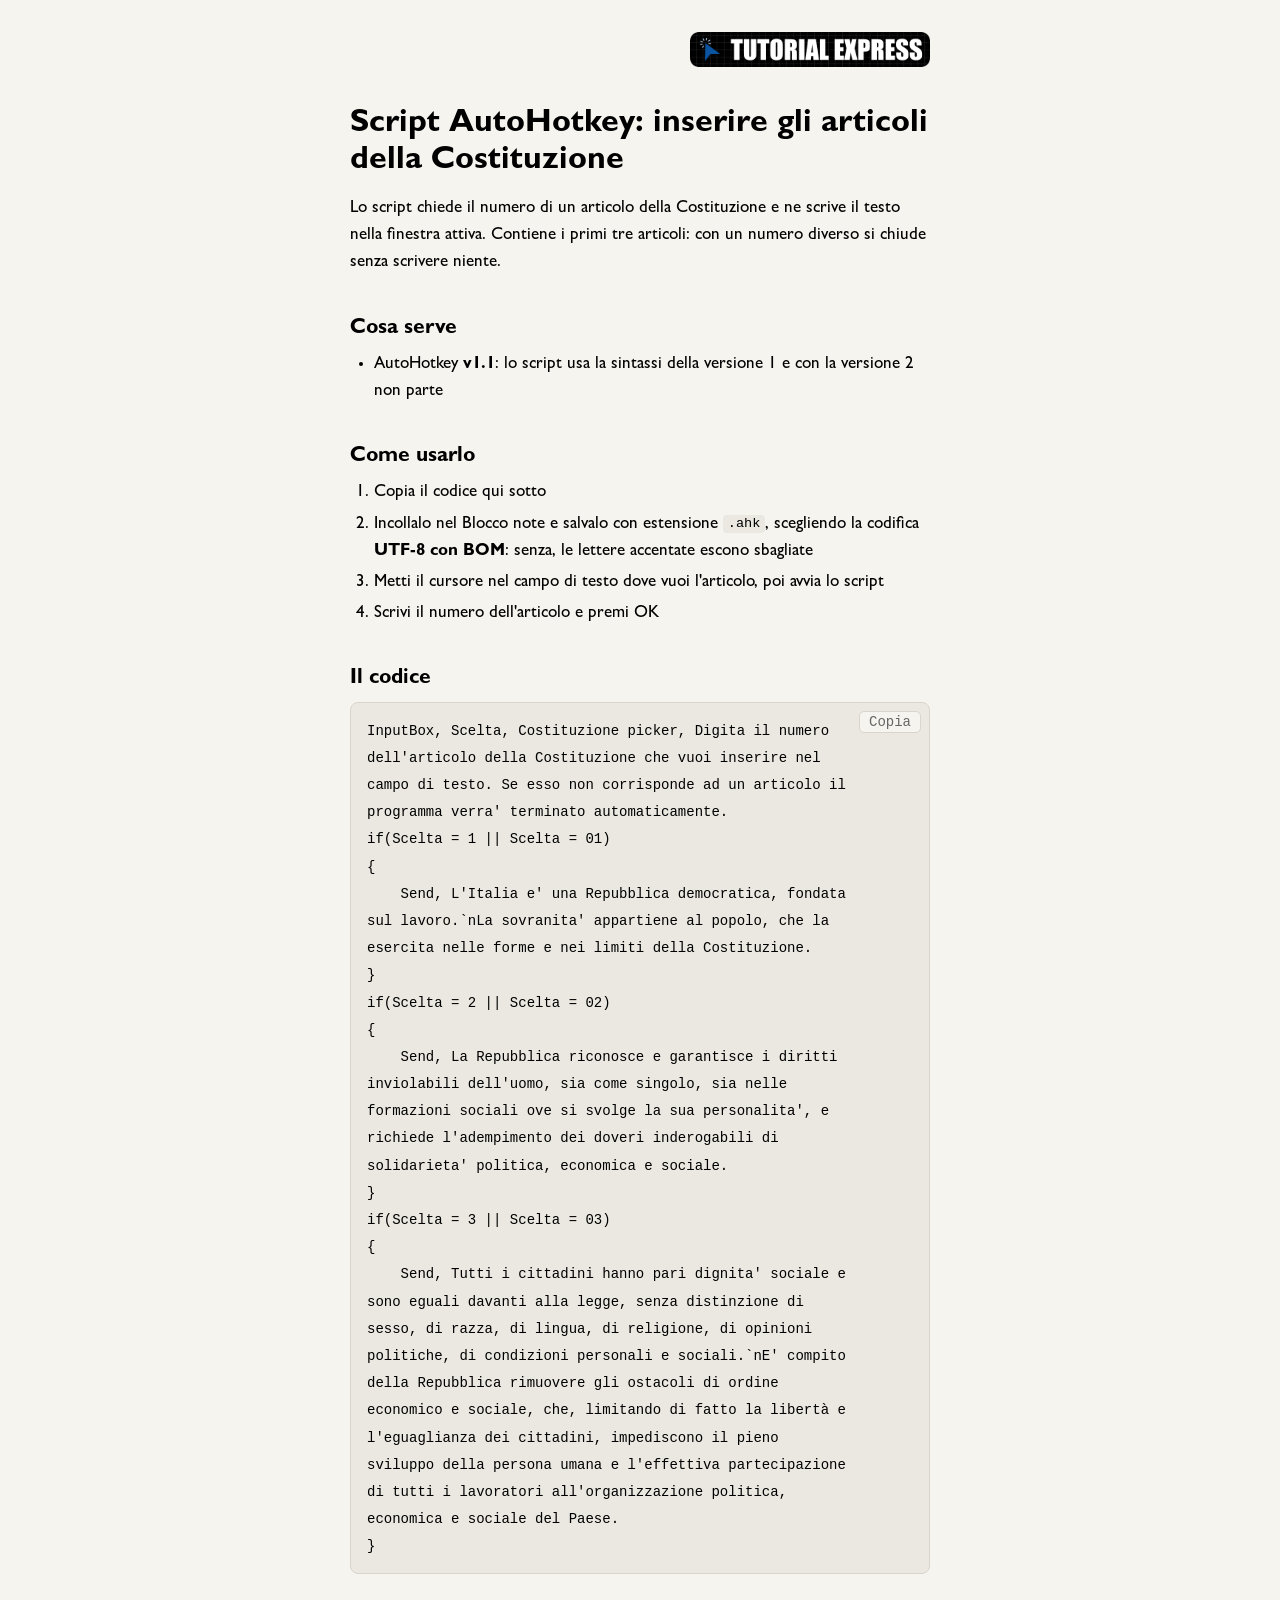
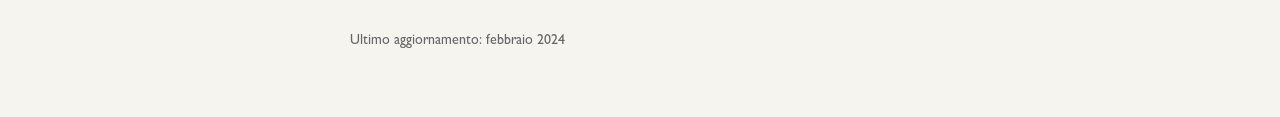
<file: script-costituzione-autohotkey.html>
<!doctype html>
<html lang="it">
<head>
<meta charset="utf-8">
<meta name="viewport" content="width=device-width, initial-scale=1">
<title>Script AutoHotkey: inserire gli articoli della Costituzione | Tutorial Express</title>
<meta name="description" content="Uno script AutoHotkey che chiede il numero di un articolo della Costituzione e ne scrive il testo al posto tuo.">
<link rel="stylesheet" href="assets/guida.css?v=6">
</head>
<body>

<main>
  <a class="etichetta" href="https://tutorialexpress.it"><img src="assets/banner.png" alt="Tutorial Express" width="1300" height="192"></a>

  <h1>Script AutoHotkey: inserire gli articoli della Costituzione</h1>
  <p>Lo script chiede il numero di un articolo della Costituzione e ne scrive il testo nella finestra attiva. Contiene i primi tre articoli: con un numero diverso si chiude senza scrivere niente.</p>

  <h2>Cosa serve</h2>
  <ul>
    <li>AutoHotkey <strong>v1.1</strong>: lo script usa la sintassi della versione 1 e con la versione 2 non parte</li>
  </ul>

  <h2>Come usarlo</h2>
  <ol>
    <li>Copia il codice qui sotto</li>
    <li>Incollalo nel Blocco note e salvalo con estensione <code>.ahk</code>, scegliendo la codifica <strong>UTF-8 con BOM</strong>: senza, le lettere accentate escono sbagliate</li>
    <li>Metti il cursore nel campo di testo dove vuoi l'articolo, poi avvia lo script</li>
    <li>Scrivi il numero dell'articolo e premi OK</li>
  </ol>

  <h2>Il codice</h2>
  <pre><code>InputBox, Scelta, Costituzione picker, Digita il numero dell'articolo della Costituzione che vuoi inserire nel campo di testo. Se esso non corrisponde ad un articolo il programma verra' terminato automaticamente.
if(Scelta = 1 || Scelta = 01)
{
    Send, L'Italia e' una Repubblica democratica, fondata sul lavoro.`nLa sovranita' appartiene al popolo, che la esercita nelle forme e nei limiti della Costituzione.
}
if(Scelta = 2 || Scelta = 02)
{
    Send, La Repubblica riconosce e garantisce i diritti inviolabili dell'uomo, sia come singolo, sia nelle formazioni sociali ove si svolge la sua personalita', e richiede l'adempimento dei doveri inderogabili di solidarieta' politica, economica e sociale.
}
if(Scelta = 3 || Scelta = 03)
{
    Send, Tutti i cittadini hanno pari dignita' sociale e sono eguali davanti alla legge, senza distinzione di sesso, di razza, di lingua, di religione, di opinioni politiche, di condizioni personali e sociali.`nE' compito della Repubblica rimuovere gli ostacoli di ordine economico e sociale, che, limitando di fatto la libertà e l'eguaglianza dei cittadini, impediscono il pieno sviluppo della persona umana e l'effettiva partecipazione di tutti i lavoratori all'organizzazione politica, economica e sociale del Paese.
}</code></pre>

  <footer>Ultimo aggiornamento: febbraio 2024</footer>
</main>

<script src="assets/copia.js"></script>
</body>
</html>
</file>
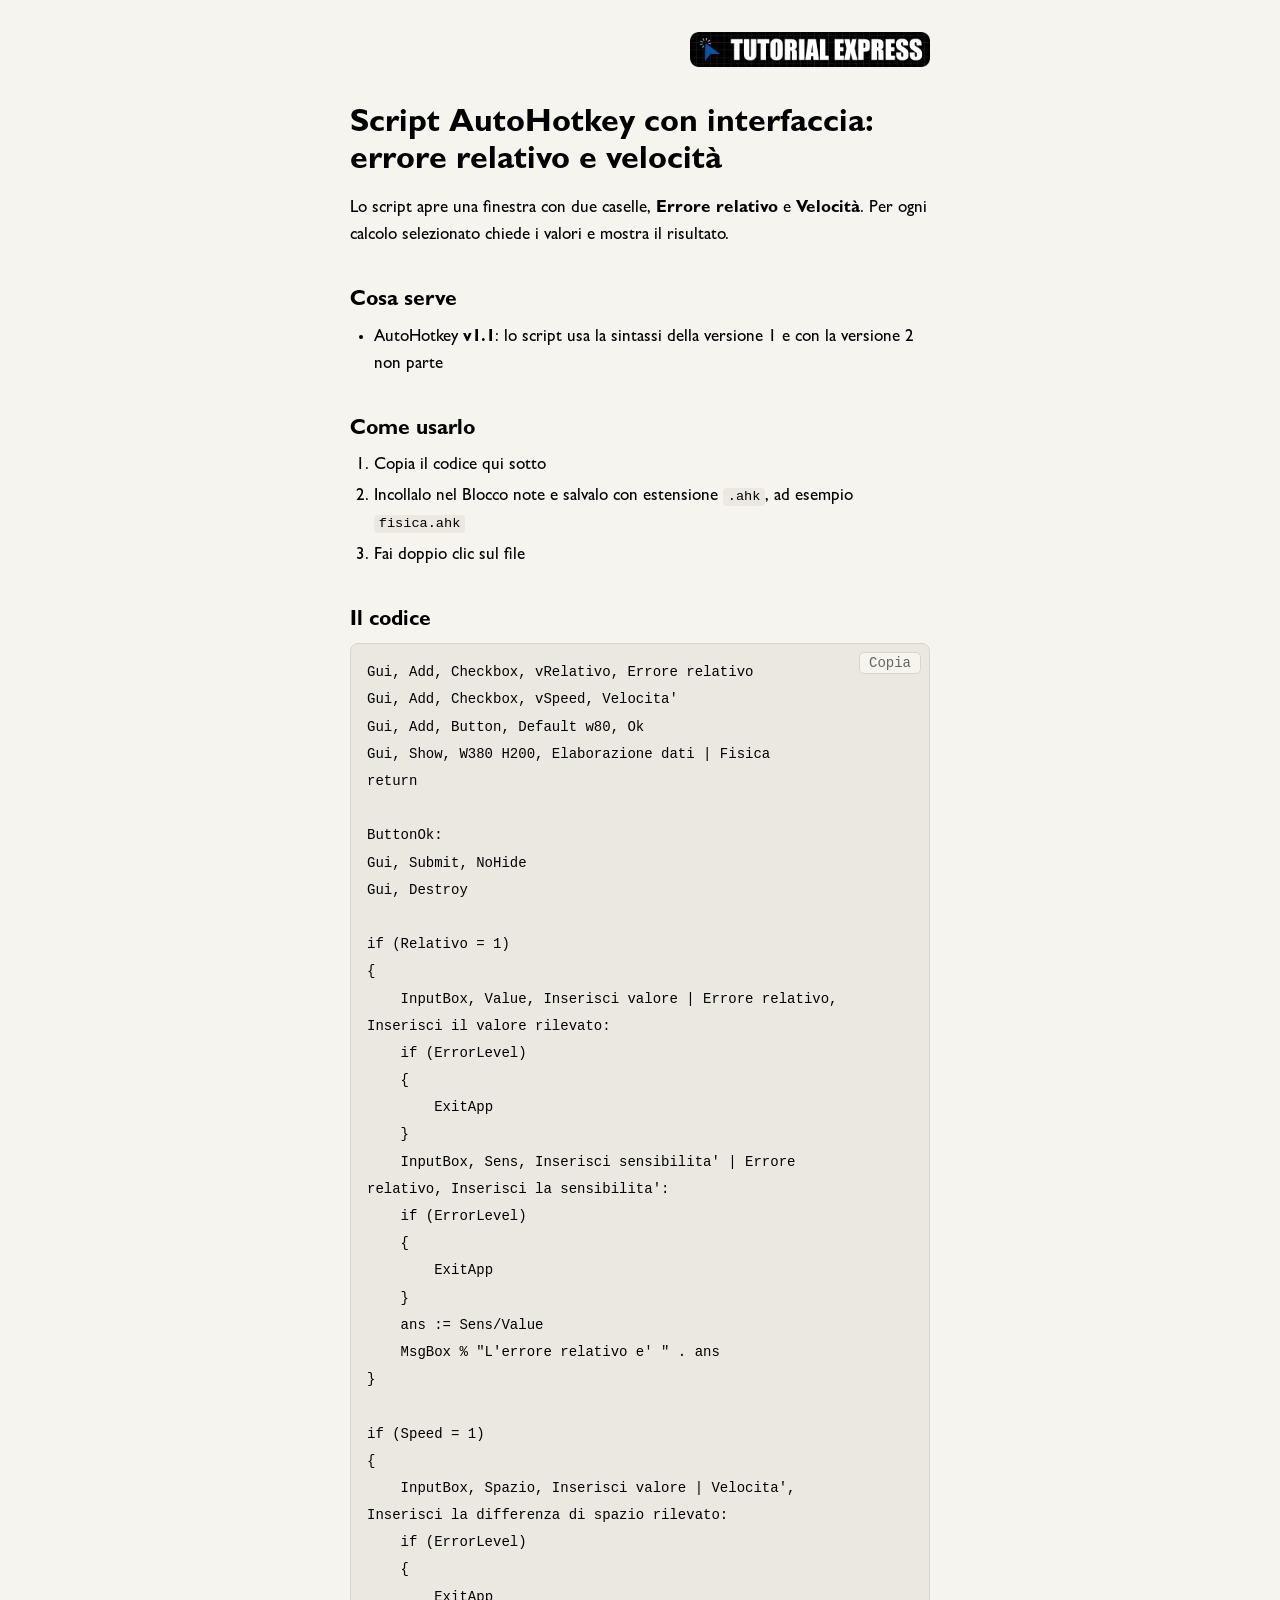
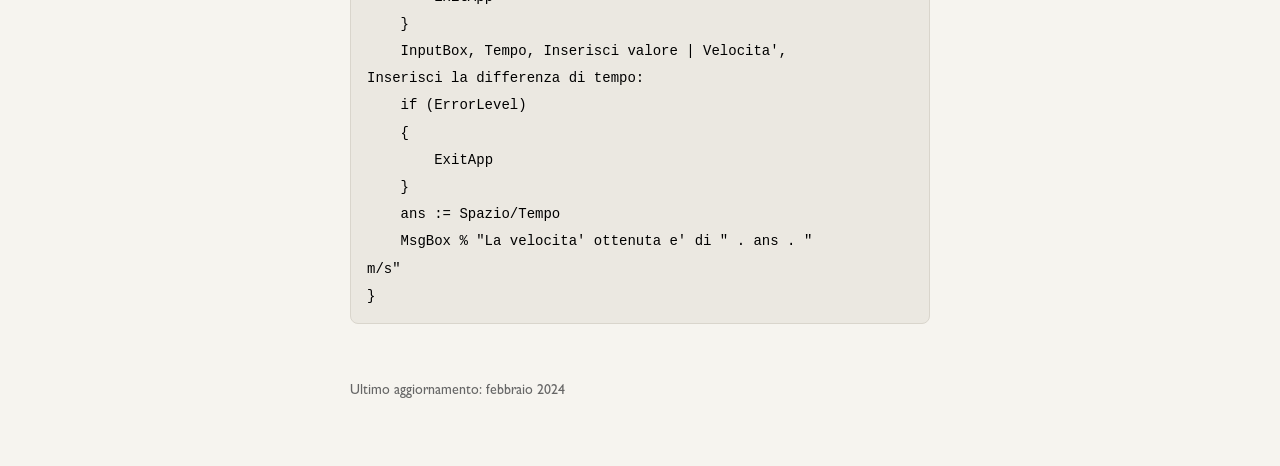
<file: script-gui-autohotkey.html>
<!doctype html>
<html lang="it">
<head>
<meta charset="utf-8">
<meta name="viewport" content="width=device-width, initial-scale=1">
<title>Script AutoHotkey con interfaccia: errore relativo e velocità | Tutorial Express</title>
<meta name="description" content="Uno script AutoHotkey con una piccola interfaccia grafica che calcola l'errore relativo e la velocità a partire dai valori inseriti.">
<link rel="stylesheet" href="assets/guida.css?v=6">
</head>
<body>

<main>
  <a class="etichetta" href="https://tutorialexpress.it"><img src="assets/banner.png" alt="Tutorial Express" width="1300" height="192"></a>

  <h1>Script AutoHotkey con interfaccia: errore relativo e velocità</h1>
  <p>Lo script apre una finestra con due caselle, <strong>Errore relativo</strong> e <strong>Velocità</strong>. Per ogni calcolo selezionato chiede i valori e mostra il risultato.</p>

  <h2>Cosa serve</h2>
  <ul>
    <li>AutoHotkey <strong>v1.1</strong>: lo script usa la sintassi della versione 1 e con la versione 2 non parte</li>
  </ul>

  <h2>Come usarlo</h2>
  <ol>
    <li>Copia il codice qui sotto</li>
    <li>Incollalo nel Blocco note e salvalo con estensione <code>.ahk</code>, ad esempio <code>fisica.ahk</code></li>
    <li>Fai doppio clic sul file</li>
  </ol>

  <h2>Il codice</h2>
  <pre><code>Gui, Add, Checkbox, vRelativo, Errore relativo
Gui, Add, Checkbox, vSpeed, Velocita'
Gui, Add, Button, Default w80, Ok
Gui, Show, W380 H200, Elaborazione dati | Fisica
return

ButtonOk:
Gui, Submit, NoHide
Gui, Destroy

if (Relativo = 1)
{
    InputBox, Value, Inserisci valore | Errore relativo, Inserisci il valore rilevato:
    if (ErrorLevel)
    {
        ExitApp
    }
    InputBox, Sens, Inserisci sensibilita' | Errore relativo, Inserisci la sensibilita':
    if (ErrorLevel)
    {
        ExitApp
    }
    ans := Sens/Value
    MsgBox % "L'errore relativo e' " . ans
}

if (Speed = 1)
{
    InputBox, Spazio, Inserisci valore | Velocita', Inserisci la differenza di spazio rilevato:
    if (ErrorLevel)
    {
        ExitApp
    }
    InputBox, Tempo, Inserisci valore | Velocita', Inserisci la differenza di tempo:
    if (ErrorLevel)
    {
        ExitApp
    }
    ans := Spazio/Tempo
    MsgBox % "La velocita' ottenuta e' di " . ans . " m/s"
}</code></pre>

  <footer>Ultimo aggiornamento: febbraio 2024</footer>
</main>

<script src="assets/copia.js"></script>
</body>
</html>
</file>
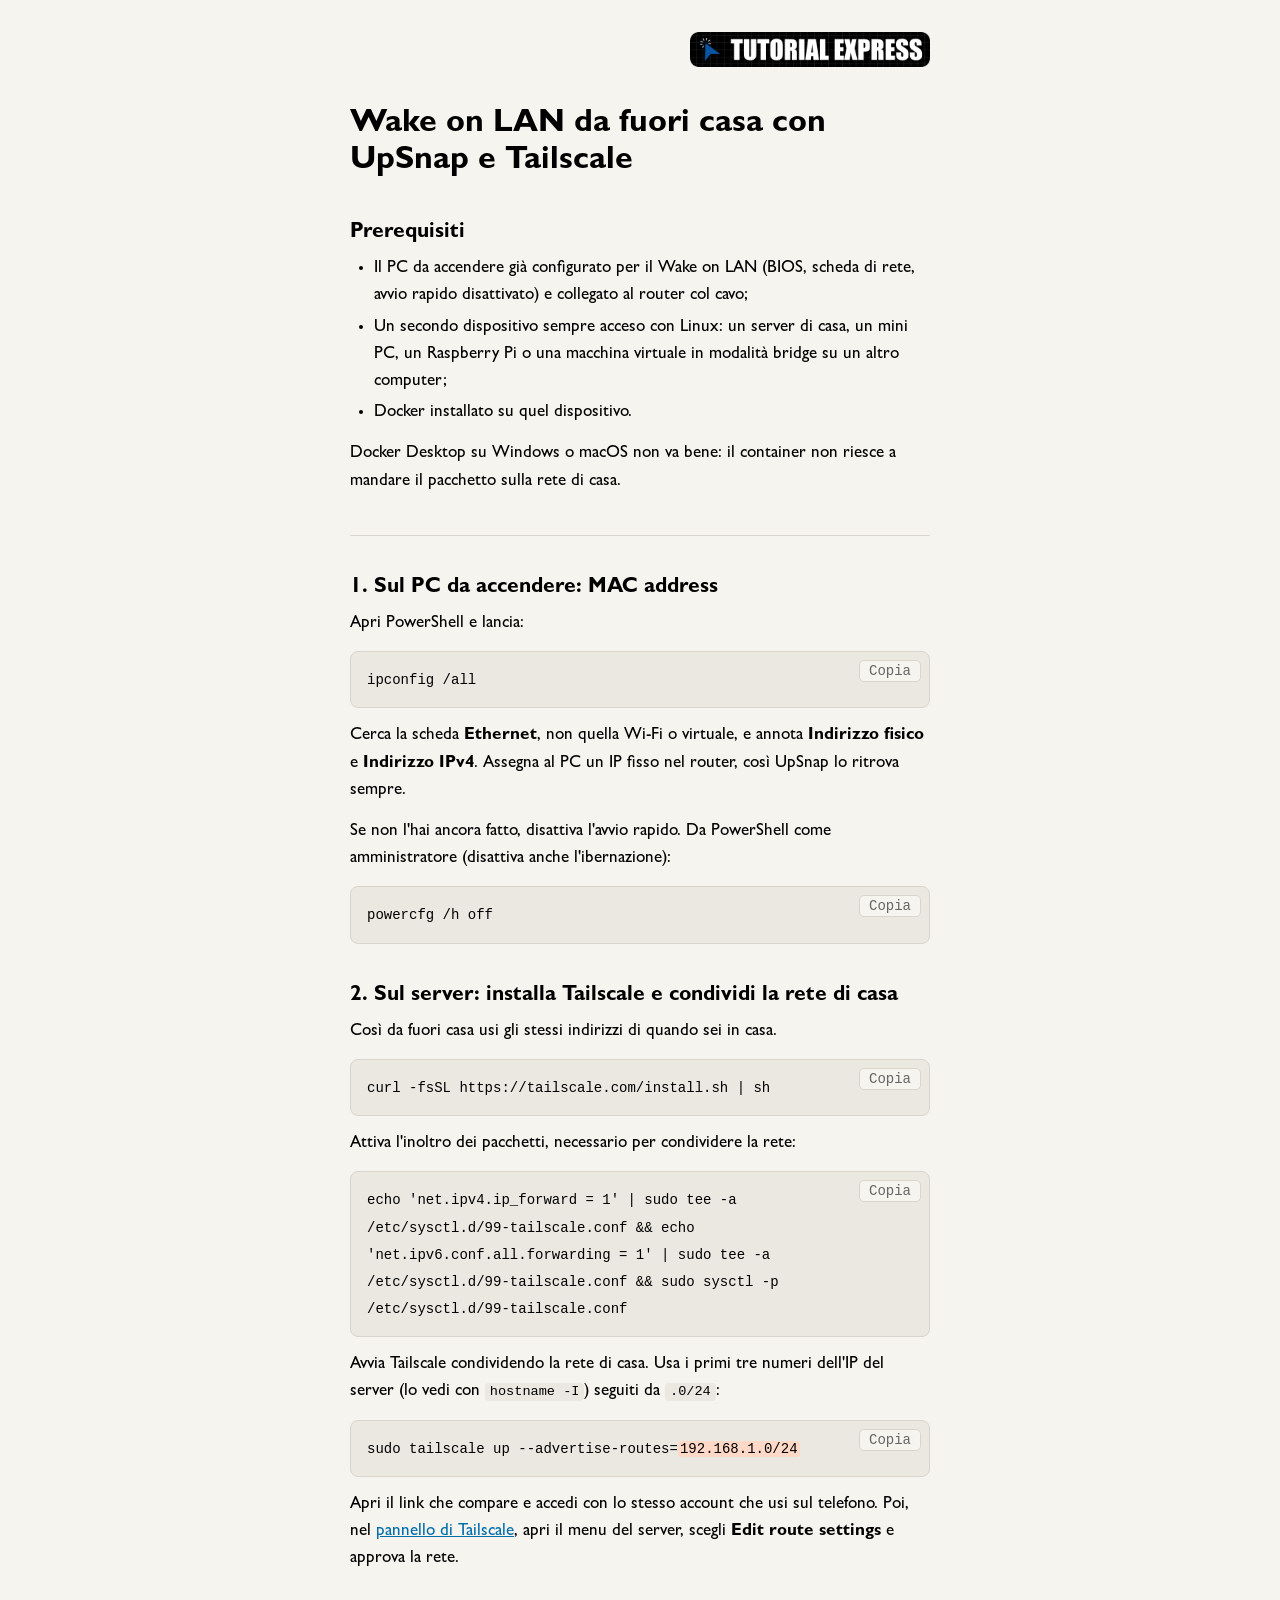
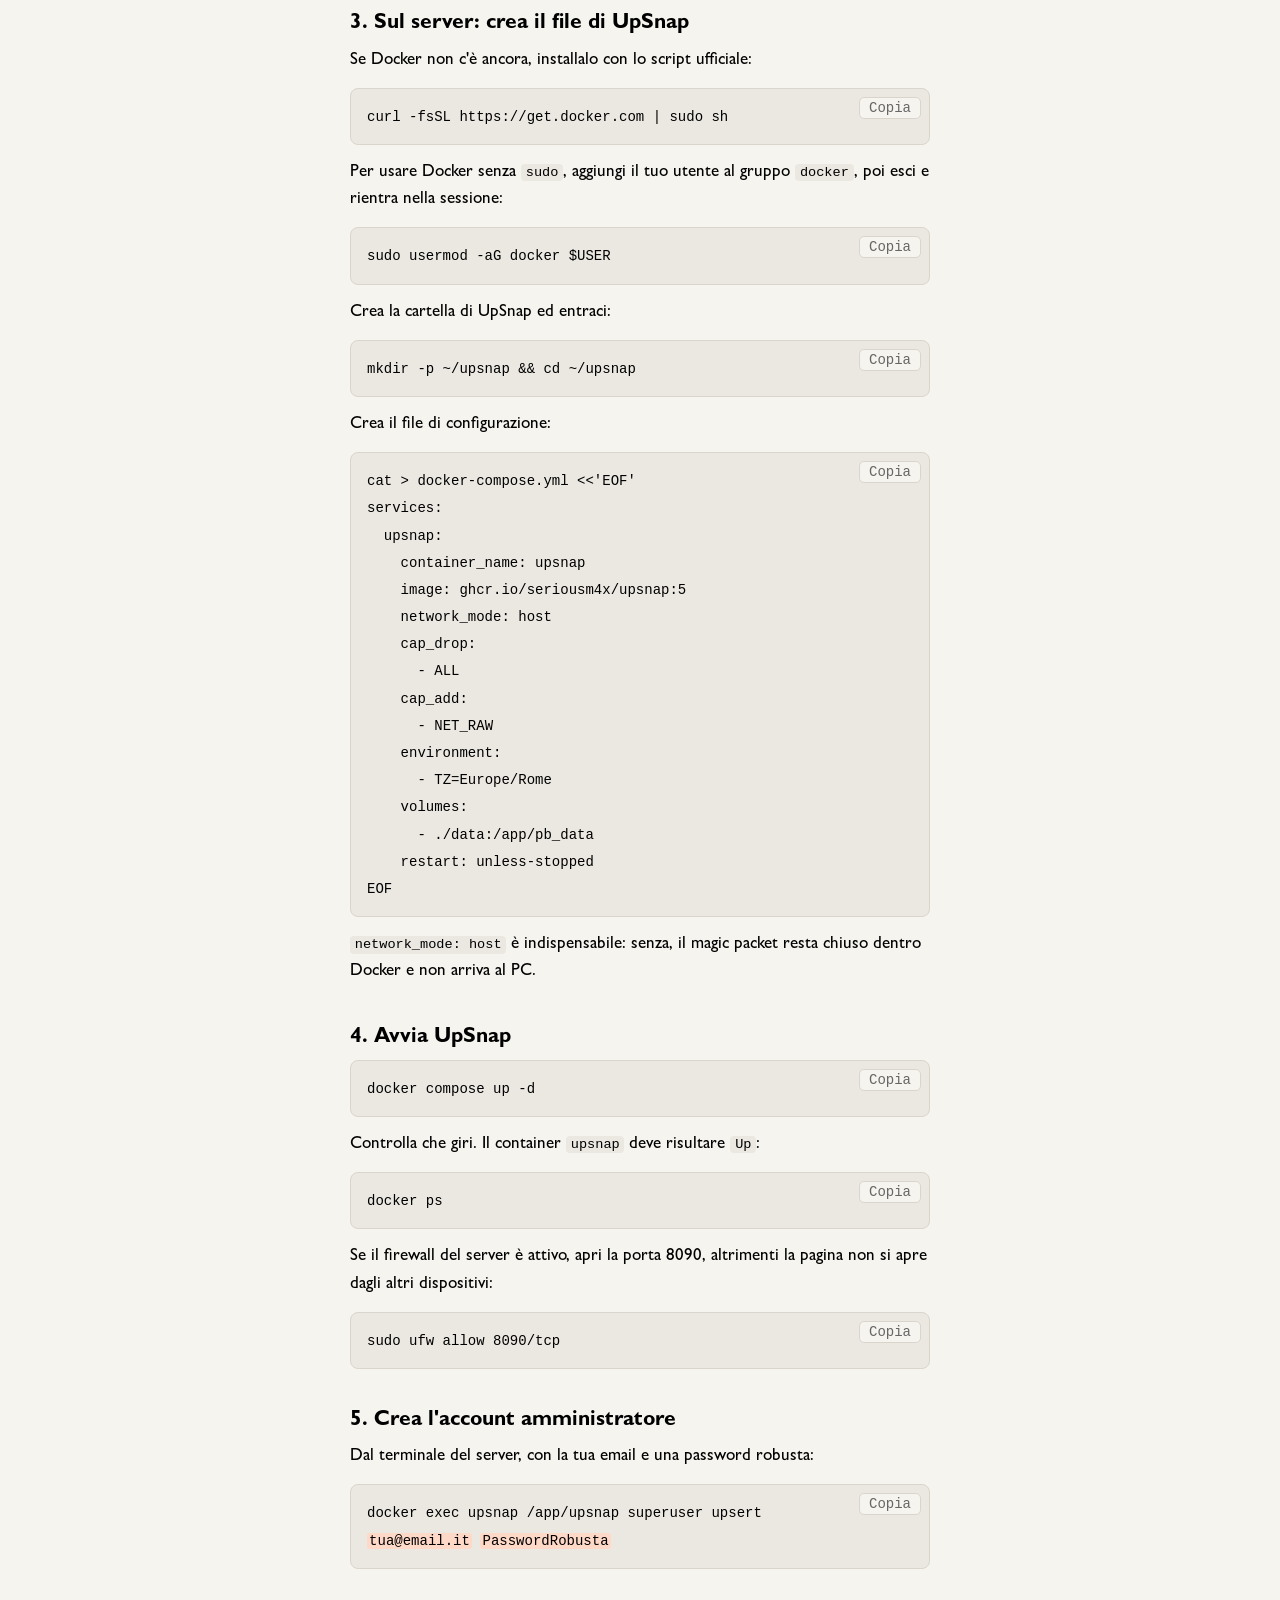
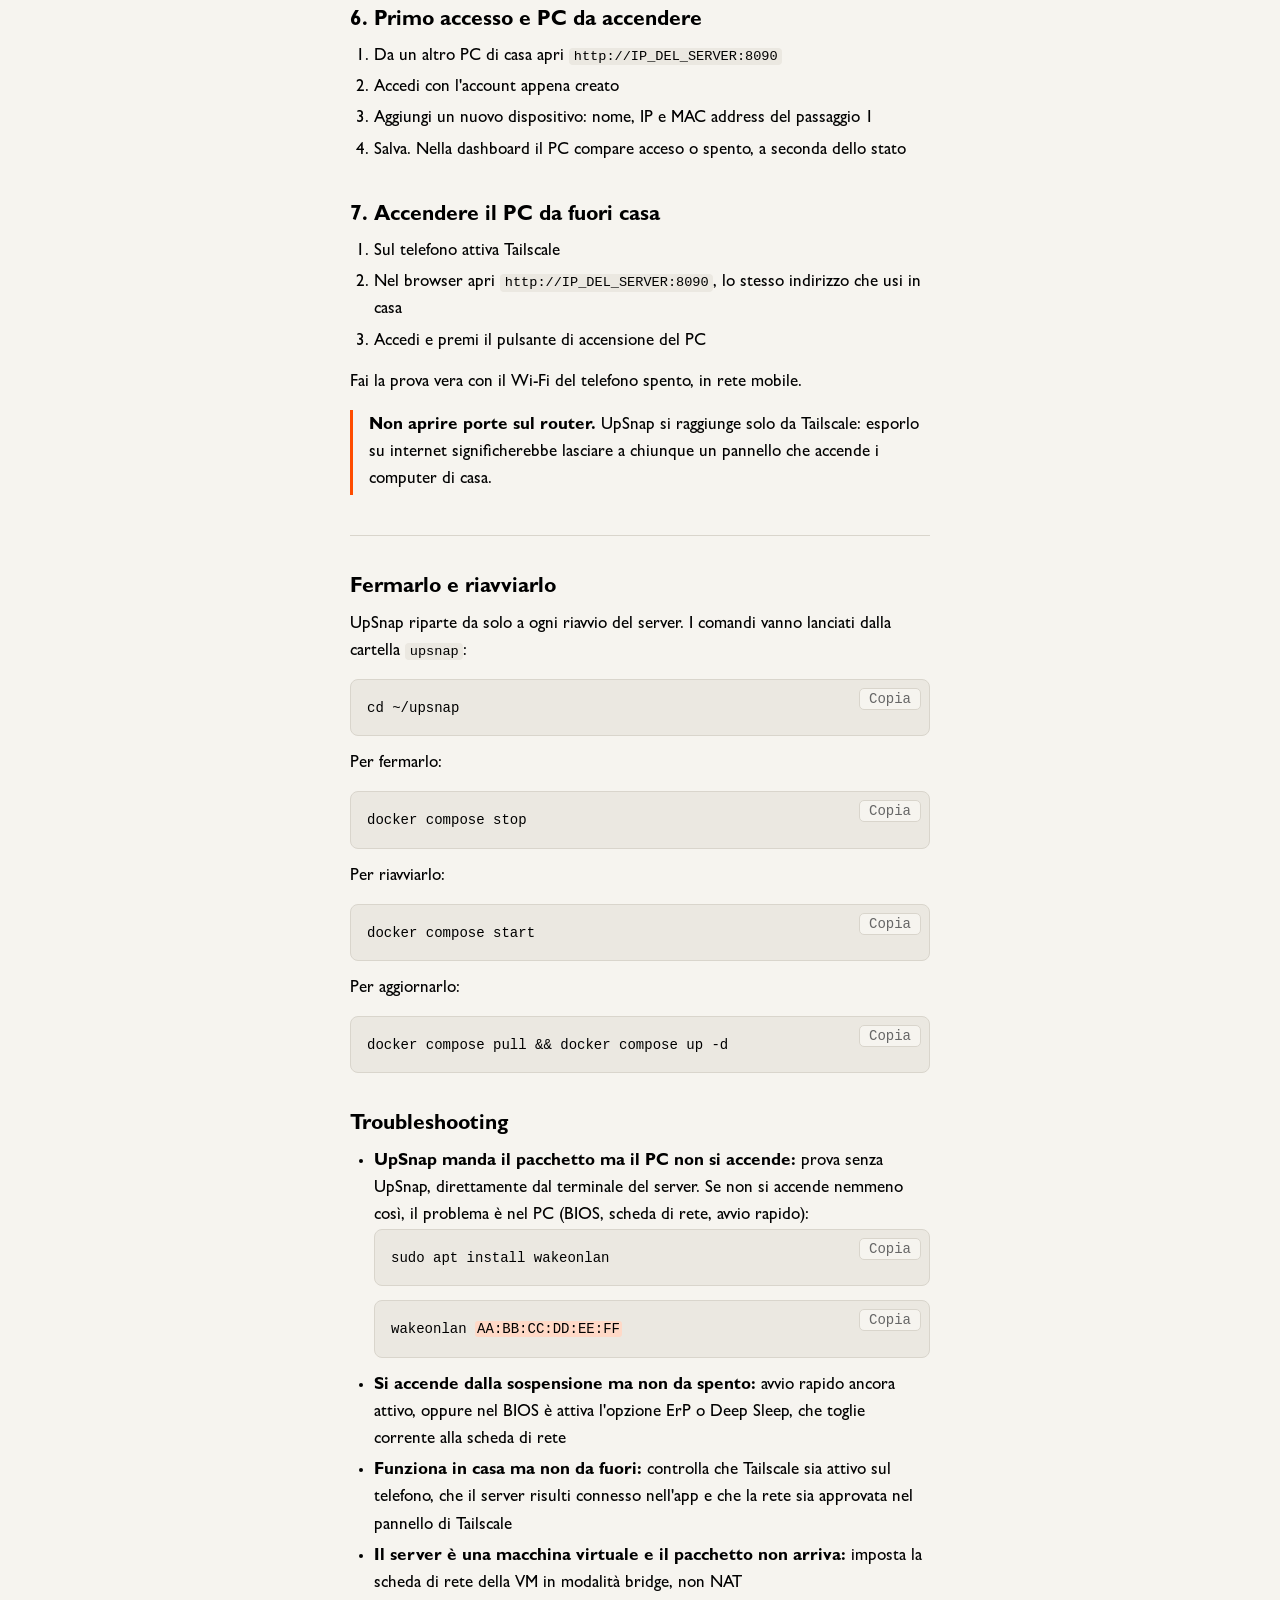
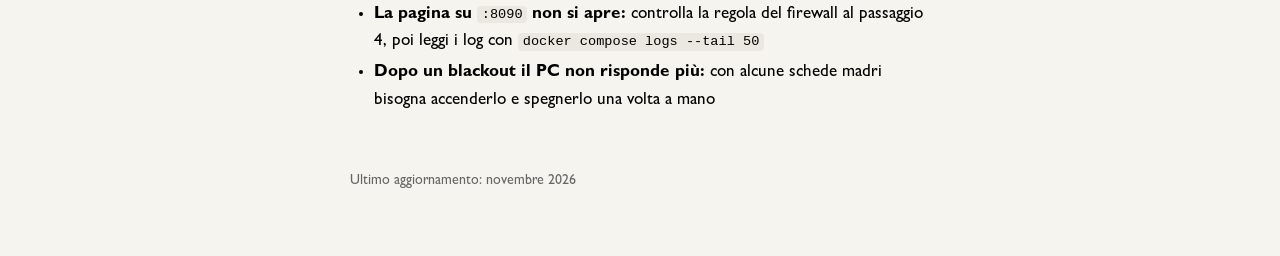
<file: wake-on-lan-upsnap.html>
<!doctype html>
<html lang="it">
<head>
<meta charset="utf-8">
<meta name="viewport" content="width=device-width, initial-scale=1">
<title>Wake on LAN da fuori casa con UpSnap e Tailscale | Tutorial Express</title>
<meta name="description" content="Come accendere il PC da remoto anche fuori casa: UpSnap in Docker su un server Linux sempre acceso, raggiunto dal telefono con Tailscale.">
<link rel="stylesheet" href="assets/guida.css?v=6">
<style>
  mark { padding: 0 .15em; border-radius: 3px; background: #ffd9c7; color: inherit; }
</style>
</head>
<body>

<main>
  <a class="etichetta" href="https://tutorialexpress.it"><img src="assets/banner.png" alt="Tutorial Express" width="1300" height="192"></a>

  <h1>Wake on LAN da fuori casa con UpSnap e Tailscale</h1>

  <h2>Prerequisiti</h2>
  <ul>
    <li>Il PC da accendere già configurato per il Wake on LAN (BIOS, scheda di rete, avvio rapido disattivato) e collegato al router col cavo;</li>
    <li>Un secondo dispositivo sempre acceso con Linux: un server di casa, un mini PC, un Raspberry Pi o una macchina virtuale in modalità bridge su un altro computer;</li>
    <li>Docker installato su quel dispositivo.</li>
  </ul>
  <p>Docker Desktop su Windows o macOS non va bene: il container non riesce a mandare il pacchetto sulla rete di casa.</p>

  <hr>

  <h2>1. Sul PC da accendere: MAC address</h2>
  <p>Apri PowerShell e lancia:</p>
  <pre><code>ipconfig /all</code></pre>
  <p>Cerca la scheda <strong>Ethernet</strong>, non quella Wi-Fi o virtuale, e annota <strong>Indirizzo fisico</strong> e <strong>Indirizzo IPv4</strong>. Assegna al PC un IP fisso nel router, così UpSnap lo ritrova sempre.</p>
  <p>Se non l'hai ancora fatto, disattiva l'avvio rapido. Da PowerShell come amministratore (disattiva anche l'ibernazione):</p>
  <pre><code>powercfg /h off</code></pre>

  <h2>2. Sul server: installa Tailscale e condividi la rete di casa</h2>
  <p>Così da fuori casa usi gli stessi indirizzi di quando sei in casa.</p>
  <pre><code>curl -fsSL https://tailscale.com/install.sh | sh</code></pre>
  <p>Attiva l'inoltro dei pacchetti, necessario per condividere la rete:</p>
  <pre><code>echo 'net.ipv4.ip_forward = 1' | sudo tee -a /etc/sysctl.d/99-tailscale.conf && echo 'net.ipv6.conf.all.forwarding = 1' | sudo tee -a /etc/sysctl.d/99-tailscale.conf && sudo sysctl -p /etc/sysctl.d/99-tailscale.conf</code></pre>
  <p>Avvia Tailscale condividendo la rete di casa. Usa i primi tre numeri dell'IP del server (lo vedi con <code>hostname -I</code>) seguiti da <code>.0/24</code>:</p>
  <pre><code>sudo tailscale up --advertise-routes=<mark>192.168.1.0/24</mark></code></pre>
  <p>Apri il link che compare e accedi con lo stesso account che usi sul telefono. Poi, nel <a href="https://login.tailscale.com/admin/machines">pannello di Tailscale</a>, apri il menu del server, scegli <strong>Edit route settings</strong> e approva la rete.</p>

  <h2>3. Sul server: crea il file di UpSnap</h2>
  <p>Se Docker non c'è ancora, installalo con lo script ufficiale:</p>
  <pre><code>curl -fsSL https://get.docker.com | sudo sh</code></pre>
  <p>Per usare Docker senza <code>sudo</code>, aggiungi il tuo utente al gruppo <code>docker</code>, poi esci e rientra nella sessione:</p>
  <pre><code>sudo usermod -aG docker $USER</code></pre>
  <p>Crea la cartella di UpSnap ed entraci:</p>
  <pre><code>mkdir -p ~/upsnap && cd ~/upsnap</code></pre>
  <p>Crea il file di configurazione:</p>
  <pre><code>cat > docker-compose.yml &lt;&lt;'EOF'
services:
  upsnap:
    container_name: upsnap
    image: ghcr.io/seriousm4x/upsnap:5
    network_mode: host
    cap_drop:
      - ALL
    cap_add:
      - NET_RAW
    environment:
      - TZ=Europe/Rome
    volumes:
      - ./data:/app/pb_data
    restart: unless-stopped
EOF</code></pre>
  <p><code>network_mode: host</code> è indispensabile: senza, il magic packet resta chiuso dentro Docker e non arriva al PC.</p>

  <h2>4. Avvia UpSnap</h2>
  <pre><code>docker compose up -d</code></pre>
  <p>Controlla che giri. Il container <code>upsnap</code> deve risultare <code>Up</code>:</p>
  <pre><code>docker ps</code></pre>
  <p>Se il firewall del server è attivo, apri la porta 8090, altrimenti la pagina non si apre dagli altri dispositivi:</p>
  <pre><code>sudo ufw allow 8090/tcp</code></pre>

  <h2>5. Crea l'account amministratore</h2>
  <p>Dal terminale del server, con la tua email e una password robusta:</p>
  <pre><code>docker exec upsnap /app/upsnap superuser upsert <mark>tua@email.it</mark> <mark>PasswordRobusta</mark></code></pre>

  <h2>6. Primo accesso e PC da accendere</h2>
  <ol>
    <li>Da un altro PC di casa apri <code>http://IP_DEL_SERVER:8090</code></li>
    <li>Accedi con l'account appena creato</li>
    <li>Aggiungi un nuovo dispositivo: nome, IP e MAC address del passaggio 1</li>
    <li>Salva. Nella dashboard il PC compare acceso o spento, a seconda dello stato</li>
  </ol>

  <h2>7. Accendere il PC da fuori casa</h2>
  <ol>
    <li>Sul telefono attiva Tailscale</li>
    <li>Nel browser apri <code>http://IP_DEL_SERVER:8090</code>, lo stesso indirizzo che usi in casa</li>
    <li>Accedi e premi il pulsante di accensione del PC</li>
  </ol>
  <p>Fai la prova vera con il Wi-Fi del telefono spento, in rete mobile.</p>

  <blockquote><p><strong>Non aprire porte sul router.</strong> UpSnap si raggiunge solo da Tailscale: esporlo su internet significherebbe lasciare a chiunque un pannello che accende i computer di casa.</p></blockquote>

  <hr>

  <h2>Fermarlo e riavviarlo</h2>
  <p>UpSnap riparte da solo a ogni riavvio del server. I comandi vanno lanciati dalla cartella <code>upsnap</code>:</p>
  <pre><code>cd ~/upsnap</code></pre>
  <p>Per fermarlo:</p>
  <pre><code>docker compose stop</code></pre>
  <p>Per riavviarlo:</p>
  <pre><code>docker compose start</code></pre>
  <p>Per aggiornarlo:</p>
  <pre><code>docker compose pull && docker compose up -d</code></pre>

  <h2>Troubleshooting</h2>
  <ul>
    <li><strong>UpSnap manda il pacchetto ma il PC non si accende:</strong> prova senza UpSnap, direttamente dal terminale del server. Se non si accende nemmeno così, il problema è nel PC (BIOS, scheda di rete, avvio rapido):
      <pre><code>sudo apt install wakeonlan</code></pre>
      <pre><code>wakeonlan <mark>AA:BB:CC:DD:EE:FF</mark></code></pre>
    </li>
    <li><strong>Si accende dalla sospensione ma non da spento:</strong> avvio rapido ancora attivo, oppure nel BIOS è attiva l'opzione ErP o Deep Sleep, che toglie corrente alla scheda di rete</li>
    <li><strong>Funziona in casa ma non da fuori:</strong> controlla che Tailscale sia attivo sul telefono, che il server risulti connesso nell'app e che la rete sia approvata nel pannello di Tailscale</li>
    <li><strong>Il server è una macchina virtuale e il pacchetto non arriva:</strong> imposta la scheda di rete della VM in modalità bridge, non NAT</li>
    <li><strong>La pagina su <code>:8090</code> non si apre:</strong> controlla la regola del firewall al passaggio 4, poi leggi i log con <code>docker compose logs --tail 50</code></li>
    <li><strong>Dopo un blackout il PC non risponde più:</strong> con alcune schede madri bisogna accenderlo e spegnerlo una volta a mano</li>
  </ul>

  <footer>Ultimo aggiornamento: novembre 2026</footer>
</main>

<script src="assets/copia.js"></script>
</body>
</html>
</file>
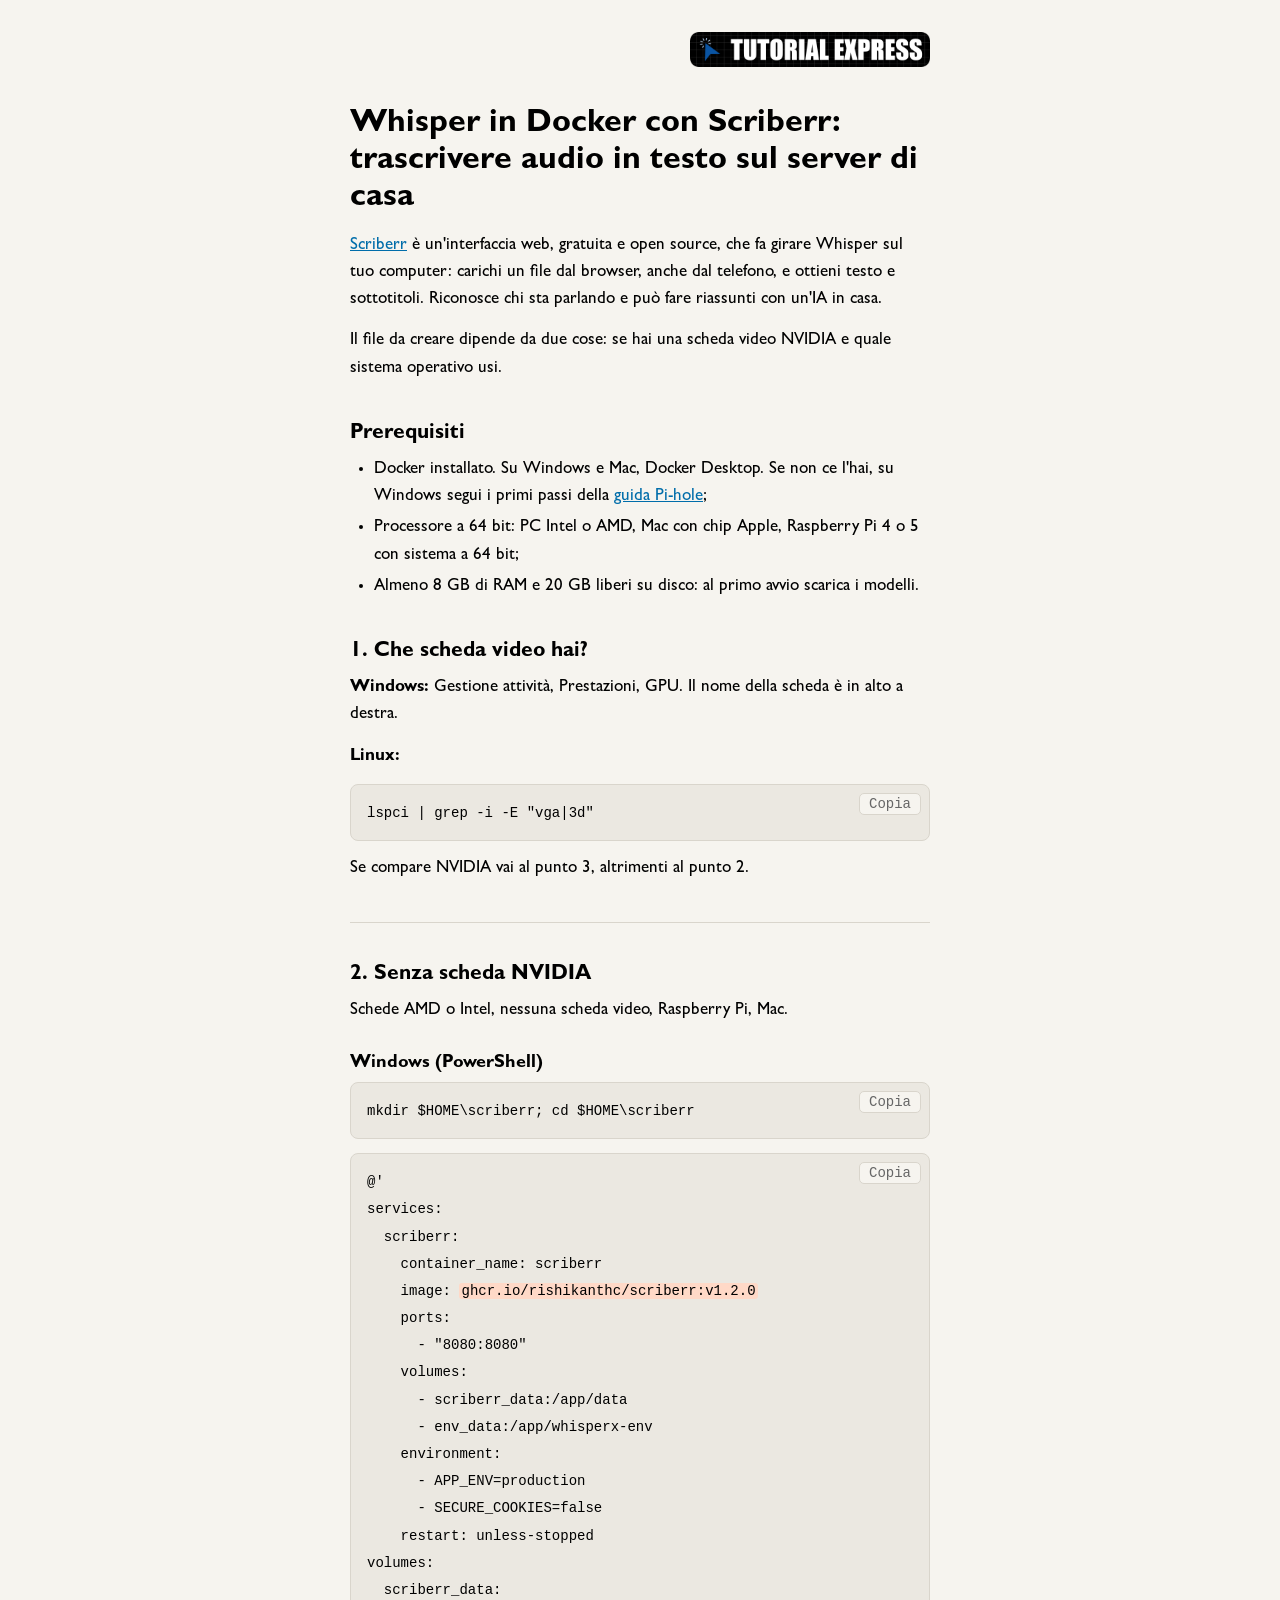
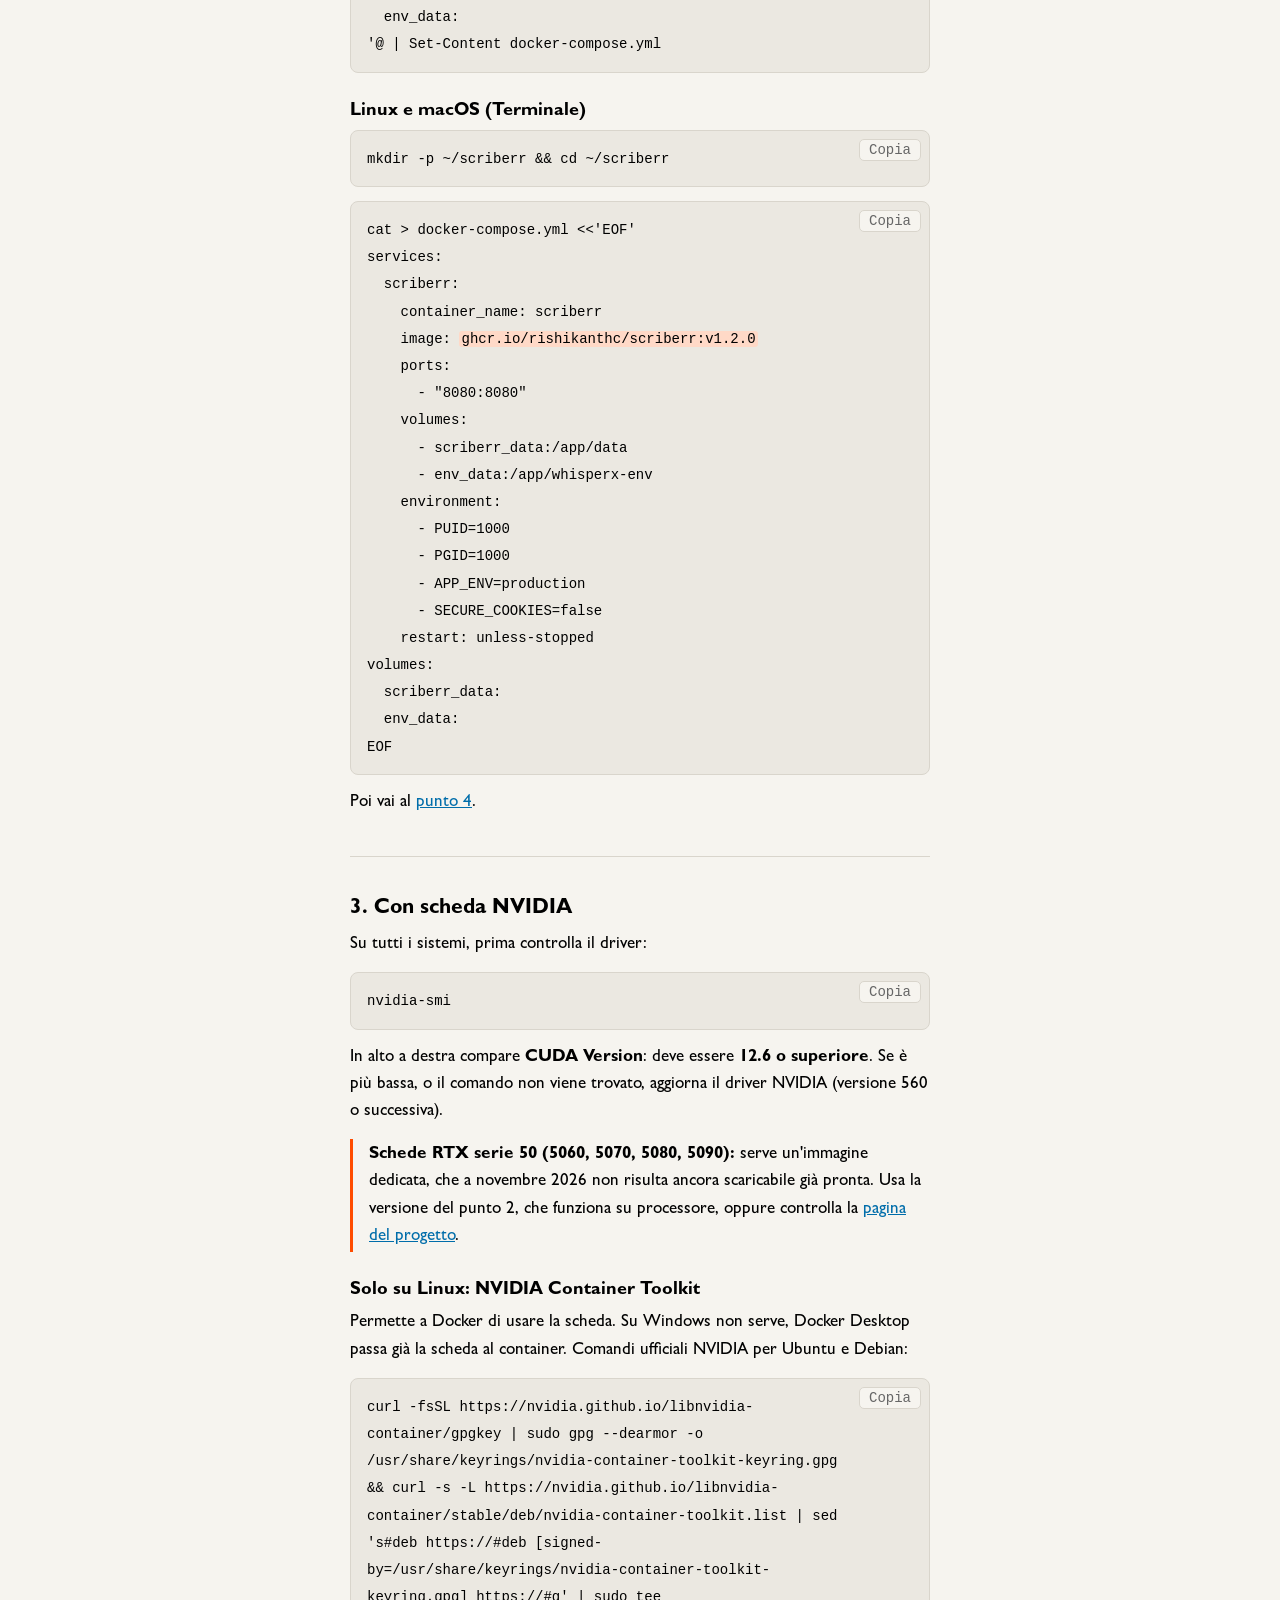
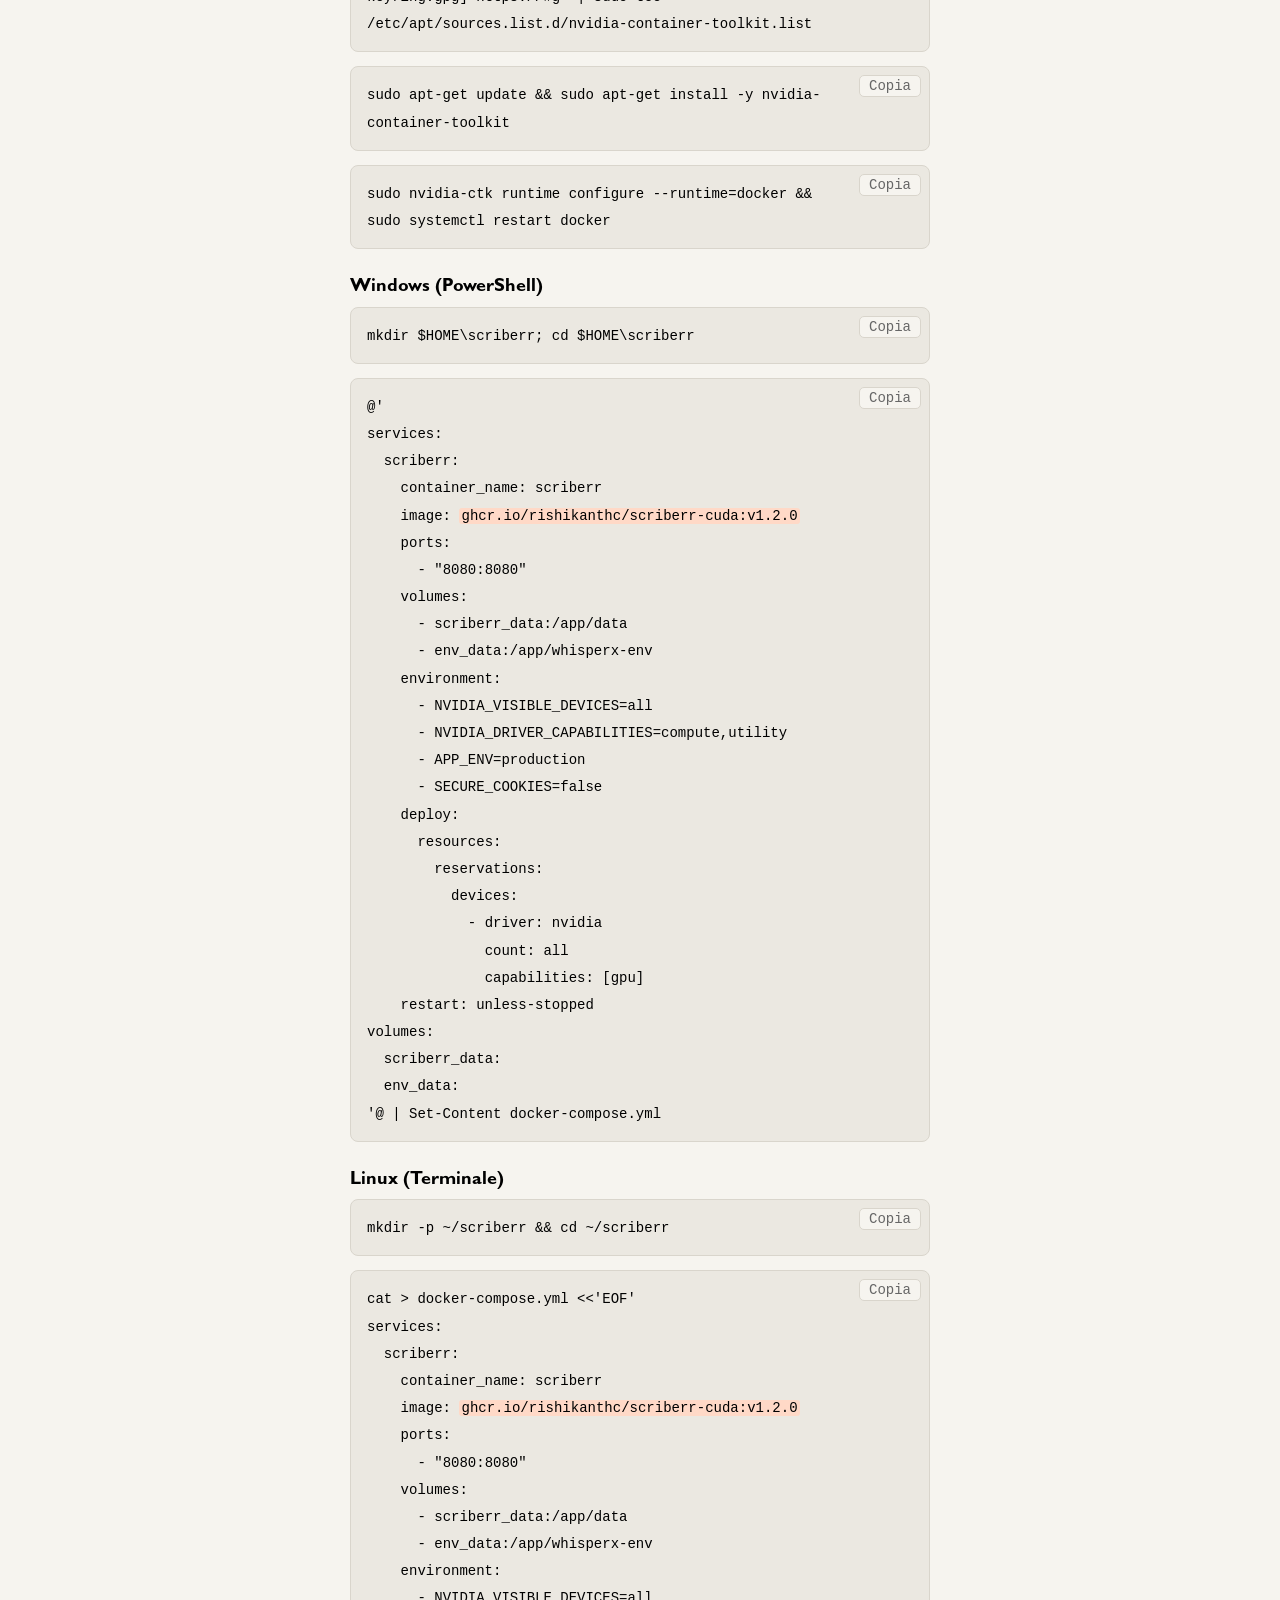
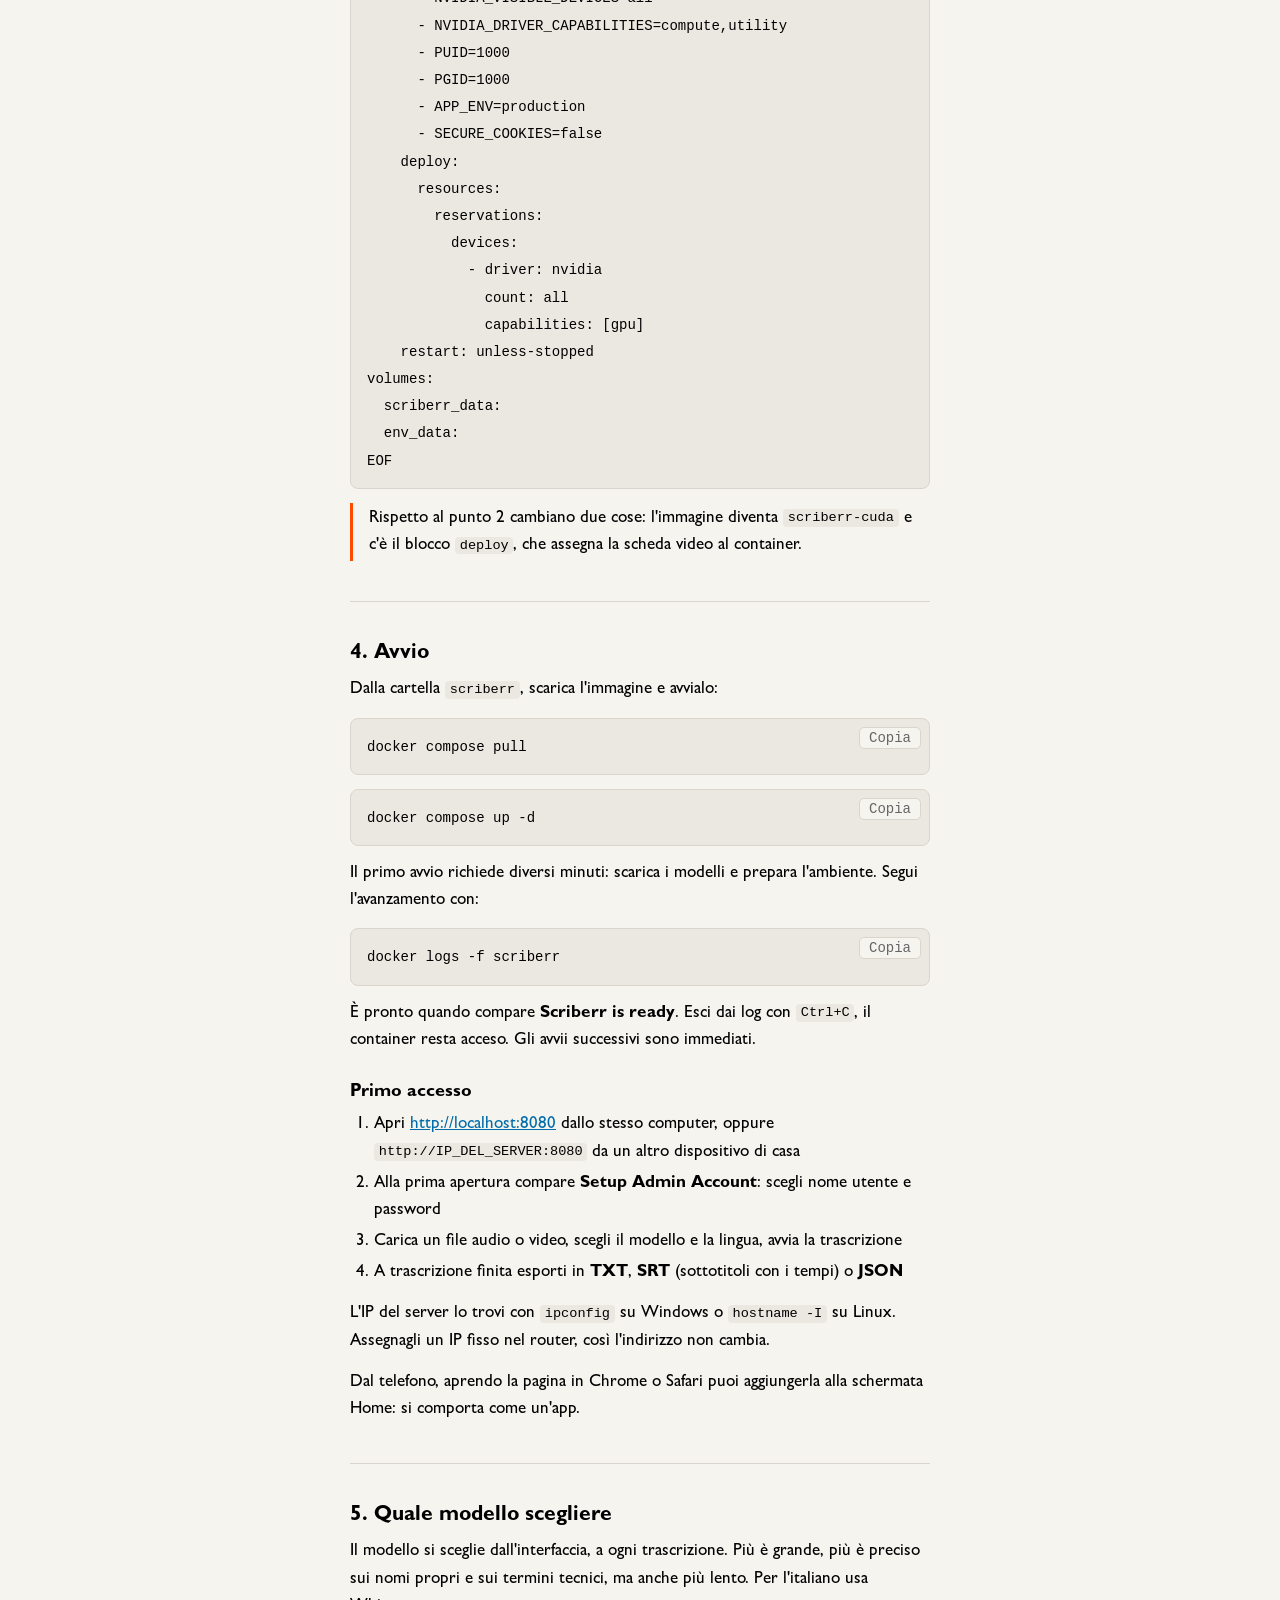
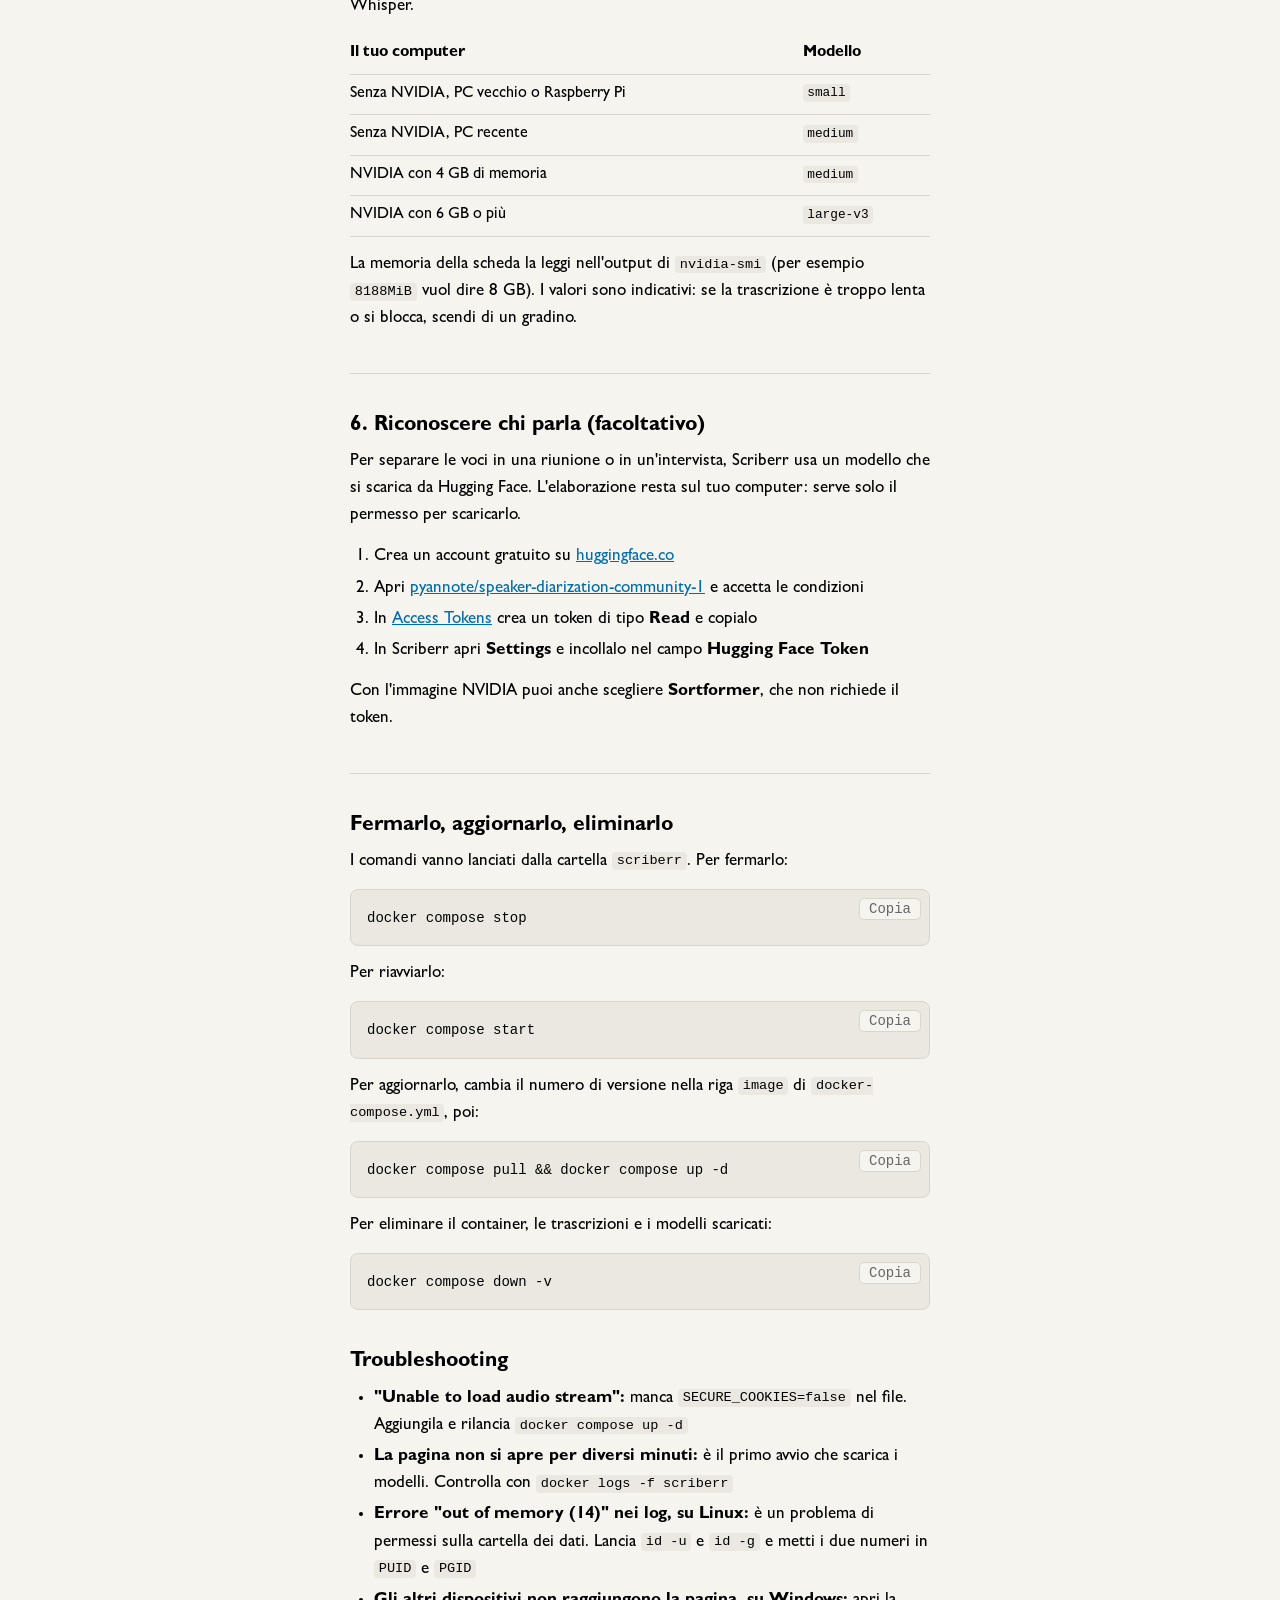
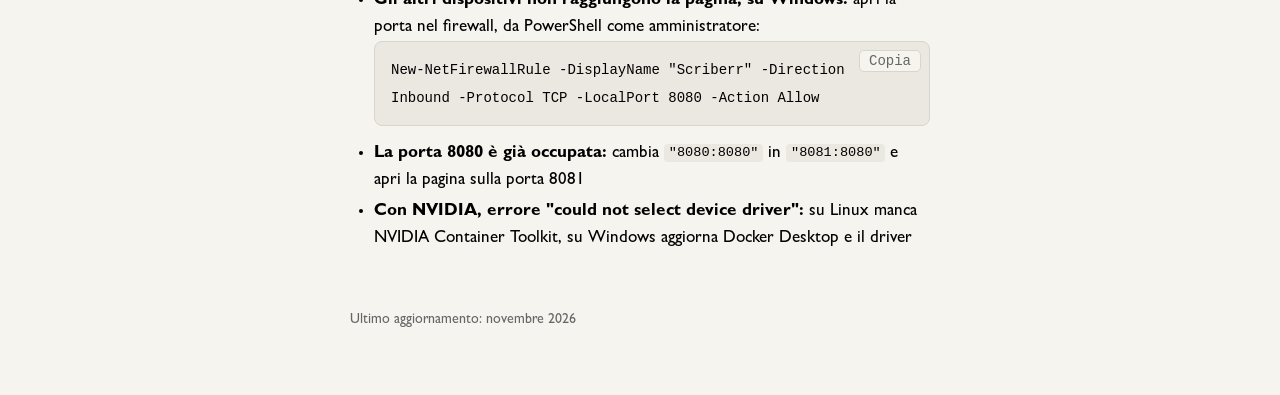
<file: whisper-docker.html>
<!doctype html>
<html lang="it">
<head>
<meta charset="utf-8">
<meta name="viewport" content="width=device-width, initial-scale=1">
<title>Whisper in Docker con Scriberr: trascrivere audio in testo sul server di casa | Tutorial Express</title>
<meta name="description" content="I comandi per installare Scriberr in Docker e trascrivere audio e video in testo gratis con Whisper, dal browser e dal telefono, con o senza scheda video NVIDIA.">
<link rel="stylesheet" href="assets/guida.css?v=6">
<style>
  mark { padding: 0 .15em; border-radius: 3px; background: #ffd9c7; color: inherit; }
  table { width: 100%; margin: 0 0 14px; border-collapse: collapse; font-size: 16px; }
  th, td { padding: 7px 10px 7px 0; border-bottom: 1px solid var(--code-line); text-align: left; vertical-align: top; }
  th { font-weight: 700; }
</style>
</head>
<body>

<main>
  <a class="etichetta" href="https://tutorialexpress.it"><img src="assets/banner.png" alt="Tutorial Express" width="1300" height="192"></a>

  <h1>Whisper in Docker con Scriberr: trascrivere audio in testo sul server di casa</h1>
  <p><a href="https://github.com/rishikanthc/Scriberr">Scriberr</a> è un'interfaccia web, gratuita e open source, che fa girare Whisper sul tuo computer: carichi un file dal browser, anche dal telefono, e ottieni testo e sottotitoli. Riconosce chi sta parlando e può fare riassunti con un'IA in casa.</p>
  <p>Il file da creare dipende da due cose: se hai una scheda video NVIDIA e quale sistema operativo usi.</p>

  <h2>Prerequisiti</h2>
  <ul>
    <li>Docker installato. Su Windows e Mac, Docker Desktop. Se non ce l'hai, su Windows segui i primi passi della <a href="pihole-docker.html">guida Pi-hole</a>;</li>
    <li>Processore a 64 bit: PC Intel o AMD, Mac con chip Apple, Raspberry Pi 4 o 5 con sistema a 64 bit;</li>
    <li>Almeno 8 GB di RAM e 20 GB liberi su disco: al primo avvio scarica i modelli.</li>
  </ul>

  <h2>1. Che scheda video hai?</h2>
  <p><strong>Windows:</strong> Gestione attività, Prestazioni, GPU. Il nome della scheda è in alto a destra.</p>
  <p><strong>Linux:</strong></p>
  <pre><code>lspci | grep -i -E "vga|3d"</code></pre>
  <p>Se compare NVIDIA vai al punto 3, altrimenti al punto 2.</p>

  <hr>

  <h2>2. Senza scheda NVIDIA</h2>
  <p>Schede AMD o Intel, nessuna scheda video, Raspberry Pi, Mac.</p>

  <h3>Windows (PowerShell)</h3>
  <pre><code>mkdir $HOME\scriberr; cd $HOME\scriberr</code></pre>
  <pre><code>@'
services:
  scriberr:
    container_name: scriberr
    image: <mark>ghcr.io/rishikanthc/scriberr:v1.2.0</mark>
    ports:
      - "8080:8080"
    volumes:
      - scriberr_data:/app/data
      - env_data:/app/whisperx-env
    environment:
      - APP_ENV=production
      - SECURE_COOKIES=false
    restart: unless-stopped
volumes:
  scriberr_data:
  env_data:
'@ | Set-Content docker-compose.yml</code></pre>

  <h3>Linux e macOS (Terminale)</h3>
  <pre><code>mkdir -p ~/scriberr && cd ~/scriberr</code></pre>
  <pre><code>cat > docker-compose.yml &lt;&lt;'EOF'
services:
  scriberr:
    container_name: scriberr
    image: <mark>ghcr.io/rishikanthc/scriberr:v1.2.0</mark>
    ports:
      - "8080:8080"
    volumes:
      - scriberr_data:/app/data
      - env_data:/app/whisperx-env
    environment:
      - PUID=1000
      - PGID=1000
      - APP_ENV=production
      - SECURE_COOKIES=false
    restart: unless-stopped
volumes:
  scriberr_data:
  env_data:
EOF</code></pre>
  <p>Poi vai al <a href="#avvio">punto 4</a>.</p>

  <hr>

  <h2>3. Con scheda NVIDIA</h2>
  <p>Su tutti i sistemi, prima controlla il driver:</p>
  <pre><code>nvidia-smi</code></pre>
  <p>In alto a destra compare <strong>CUDA Version</strong>: deve essere <strong>12.6 o superiore</strong>. Se è più bassa, o il comando non viene trovato, aggiorna il driver NVIDIA (versione 560 o successiva).</p>
  <blockquote><p><strong>Schede RTX serie 50 (5060, 5070, 5080, 5090):</strong> serve un'immagine dedicata, che a novembre 2026 non risulta ancora scaricabile già pronta. Usa la versione del punto 2, che funziona su processore, oppure controlla la <a href="https://github.com/rishikanthc/Scriberr">pagina del progetto</a>.</p></blockquote>

  <h3>Solo su Linux: NVIDIA Container Toolkit</h3>
  <p>Permette a Docker di usare la scheda. Su Windows non serve, Docker Desktop passa già la scheda al container. Comandi ufficiali NVIDIA per Ubuntu e Debian:</p>
  <pre><code>curl -fsSL https://nvidia.github.io/libnvidia-container/gpgkey | sudo gpg --dearmor -o /usr/share/keyrings/nvidia-container-toolkit-keyring.gpg && curl -s -L https://nvidia.github.io/libnvidia-container/stable/deb/nvidia-container-toolkit.list | sed 's#deb https://#deb [signed-by=/usr/share/keyrings/nvidia-container-toolkit-keyring.gpg] https://#g' | sudo tee /etc/apt/sources.list.d/nvidia-container-toolkit.list</code></pre>
  <pre><code>sudo apt-get update && sudo apt-get install -y nvidia-container-toolkit</code></pre>
  <pre><code>sudo nvidia-ctk runtime configure --runtime=docker && sudo systemctl restart docker</code></pre>

  <h3>Windows (PowerShell)</h3>
  <pre><code>mkdir $HOME\scriberr; cd $HOME\scriberr</code></pre>
  <pre><code>@'
services:
  scriberr:
    container_name: scriberr
    image: <mark>ghcr.io/rishikanthc/scriberr-cuda:v1.2.0</mark>
    ports:
      - "8080:8080"
    volumes:
      - scriberr_data:/app/data
      - env_data:/app/whisperx-env
    environment:
      - NVIDIA_VISIBLE_DEVICES=all
      - NVIDIA_DRIVER_CAPABILITIES=compute,utility
      - APP_ENV=production
      - SECURE_COOKIES=false
    deploy:
      resources:
        reservations:
          devices:
            - driver: nvidia
              count: all
              capabilities: [gpu]
    restart: unless-stopped
volumes:
  scriberr_data:
  env_data:
'@ | Set-Content docker-compose.yml</code></pre>

  <h3>Linux (Terminale)</h3>
  <pre><code>mkdir -p ~/scriberr && cd ~/scriberr</code></pre>
  <pre><code>cat > docker-compose.yml &lt;&lt;'EOF'
services:
  scriberr:
    container_name: scriberr
    image: <mark>ghcr.io/rishikanthc/scriberr-cuda:v1.2.0</mark>
    ports:
      - "8080:8080"
    volumes:
      - scriberr_data:/app/data
      - env_data:/app/whisperx-env
    environment:
      - NVIDIA_VISIBLE_DEVICES=all
      - NVIDIA_DRIVER_CAPABILITIES=compute,utility
      - PUID=1000
      - PGID=1000
      - APP_ENV=production
      - SECURE_COOKIES=false
    deploy:
      resources:
        reservations:
          devices:
            - driver: nvidia
              count: all
              capabilities: [gpu]
    restart: unless-stopped
volumes:
  scriberr_data:
  env_data:
EOF</code></pre>
  <blockquote><p>Rispetto al punto 2 cambiano due cose: l'immagine diventa <code>scriberr-cuda</code> e c'è il blocco <code>deploy</code>, che assegna la scheda video al container.</p></blockquote>

  <hr>

  <h2 id="avvio">4. Avvio</h2>
  <p>Dalla cartella <code>scriberr</code>, scarica l'immagine e avvialo:</p>
  <pre><code>docker compose pull</code></pre>
  <pre><code>docker compose up -d</code></pre>
  <p>Il primo avvio richiede diversi minuti: scarica i modelli e prepara l'ambiente. Segui l'avanzamento con:</p>
  <pre><code>docker logs -f scriberr</code></pre>
  <p>È pronto quando compare <strong>Scriberr is ready</strong>. Esci dai log con <code>Ctrl+C</code>, il container resta acceso. Gli avvii successivi sono immediati.</p>

  <h3>Primo accesso</h3>
  <ol>
    <li>Apri <a href="http://localhost:8080">http://localhost:8080</a> dallo stesso computer, oppure <code>http://IP_DEL_SERVER:8080</code> da un altro dispositivo di casa</li>
    <li>Alla prima apertura compare <strong>Setup Admin Account</strong>: scegli nome utente e password</li>
    <li>Carica un file audio o video, scegli il modello e la lingua, avvia la trascrizione</li>
    <li>A trascrizione finita esporti in <strong>TXT</strong>, <strong>SRT</strong> (sottotitoli con i tempi) o <strong>JSON</strong></li>
  </ol>
  <p>L'IP del server lo trovi con <code>ipconfig</code> su Windows o <code>hostname -I</code> su Linux. Assegnagli un IP fisso nel router, così l'indirizzo non cambia.</p>
  <p>Dal telefono, aprendo la pagina in Chrome o Safari puoi aggiungerla alla schermata Home: si comporta come un'app.</p>

  <hr>

  <h2 id="modello">5. Quale modello scegliere</h2>
  <p>Il modello si sceglie dall'interfaccia, a ogni trascrizione. Più è grande, più è preciso sui nomi propri e sui termini tecnici, ma anche più lento. Per l'italiano usa Whisper.</p>
  <table>
    <thead><tr><th>Il tuo computer</th><th>Modello</th></tr></thead>
    <tbody>
      <tr><td>Senza NVIDIA, PC vecchio o Raspberry Pi</td><td><code>small</code></td></tr>
      <tr><td>Senza NVIDIA, PC recente</td><td><code>medium</code></td></tr>
      <tr><td>NVIDIA con 4 GB di memoria</td><td><code>medium</code></td></tr>
      <tr><td>NVIDIA con 6 GB o più</td><td><code>large-v3</code></td></tr>
    </tbody>
  </table>
  <p>La memoria della scheda la leggi nell'output di <code>nvidia-smi</code> (per esempio <code>8188MiB</code> vuol dire 8 GB). I valori sono indicativi: se la trascrizione è troppo lenta o si blocca, scendi di un gradino.</p>

  <hr>

  <h2>6. Riconoscere chi parla (facoltativo)</h2>
  <p>Per separare le voci in una riunione o in un'intervista, Scriberr usa un modello che si scarica da Hugging Face. L'elaborazione resta sul tuo computer: serve solo il permesso per scaricarlo.</p>
  <ol>
    <li>Crea un account gratuito su <a href="https://huggingface.co/join">huggingface.co</a></li>
    <li>Apri <a href="https://huggingface.co/pyannote/speaker-diarization-community-1">pyannote/speaker-diarization-community-1</a> e accetta le condizioni</li>
    <li>In <a href="https://huggingface.co/settings/tokens">Access Tokens</a> crea un token di tipo <strong>Read</strong> e copialo</li>
    <li>In Scriberr apri <strong>Settings</strong> e incollalo nel campo <strong>Hugging Face Token</strong></li>
  </ol>
  <p>Con l'immagine NVIDIA puoi anche scegliere <strong>Sortformer</strong>, che non richiede il token.</p>

  <hr>

  <h2>Fermarlo, aggiornarlo, eliminarlo</h2>
  <p>I comandi vanno lanciati dalla cartella <code>scriberr</code>. Per fermarlo:</p>
  <pre><code>docker compose stop</code></pre>
  <p>Per riavviarlo:</p>
  <pre><code>docker compose start</code></pre>
  <p>Per aggiornarlo, cambia il numero di versione nella riga <code>image</code> di <code>docker-compose.yml</code>, poi:</p>
  <pre><code>docker compose pull && docker compose up -d</code></pre>
  <p>Per eliminare il container, le trascrizioni e i modelli scaricati:</p>
  <pre><code>docker compose down -v</code></pre>

  <h2>Troubleshooting</h2>
  <ul>
    <li><strong>"Unable to load audio stream":</strong> manca <code>SECURE_COOKIES=false</code> nel file. Aggiungila e rilancia <code>docker compose up -d</code></li>
    <li><strong>La pagina non si apre per diversi minuti:</strong> è il primo avvio che scarica i modelli. Controlla con <code>docker logs -f scriberr</code></li>
    <li><strong>Errore "out of memory (14)" nei log, su Linux:</strong> è un problema di permessi sulla cartella dei dati. Lancia <code>id -u</code> e <code>id -g</code> e metti i due numeri in <code>PUID</code> e <code>PGID</code></li>
    <li><strong>Gli altri dispositivi non raggiungono la pagina, su Windows:</strong> apri la porta nel firewall, da PowerShell come amministratore:
      <pre><code>New-NetFirewallRule -DisplayName "Scriberr" -Direction Inbound -Protocol TCP -LocalPort 8080 -Action Allow</code></pre>
    </li>
    <li><strong>La porta 8080 è già occupata:</strong> cambia <code>"8080:8080"</code> in <code>"8081:8080"</code> e apri la pagina sulla porta 8081</li>
    <li><strong>Con NVIDIA, errore "could not select device driver":</strong> su Linux manca NVIDIA Container Toolkit, su Windows aggiorna Docker Desktop e il driver</li>
  </ul>

  <footer>Ultimo aggiornamento: novembre 2026</footer>
</main>

<script src="assets/copia.js"></script>
</body>
</html>
</file>
<file: assets/guida.css>
@font-face {
  font-family: "Gill Sans";
  src: url("fonts/gillsans.woff2") format("woff2");
  font-weight: 400;
  font-display: swap;
}

@font-face {
  font-family: "Gill Sans";
  src: url("fonts/gillsans-bold.woff2") format("woff2");
  font-weight: 700;
  font-display: swap;
}

:root {
  color-scheme: light;
  --bg: #f6f4ef;
  --text: #000;
  --muted: #666;
  --link: #006daa;
  --accent: #ff4c00;
  --code-bg: #ebe8e1;
  --code-line: #d9d5cc;
}

* { box-sizing: border-box; }

html { -webkit-text-size-adjust: 100%; }

body {
  margin: 0;
  background: var(--bg);
  color: var(--text);
  font: 17px/1.6 "Gill Sans", "Gill Sans MT", Calibri, "Segoe UI", sans-serif;
}

/* In cima alla colonna, allineata al margine destro del testo */
.etichetta {
  display: block;
  width: 240px;
  margin: 0 0 40px auto;
  line-height: 0;
}

.etichetta img { width: 100%; height: auto; }

main {
  width: 100%;
  max-width: 620px;
  margin: 0 auto;
  padding: 32px 20px 64px;
}

h1 { margin: 0 0 14px; font-size: 32px; line-height: 1.15; }
h2 { margin: 40px 0 8px; font-size: 21px; line-height: 1.25; }
h3 { margin: 28px 0 6px; font-size: 18px; line-height: 1.3; }
p, ul, ol { margin: 0 0 14px; }
ul, ol { padding-left: 24px; }
li { margin-bottom: 4px; }

a { color: var(--link); overflow-wrap: anywhere; }

code {
  padding: .1em .35em;
  border-radius: 4px;
  background: var(--code-bg);
  font: .8em/1.5 ui-monospace, "Cascadia Code", Consolas, Menlo, monospace;
}

pre {
  position: relative;
  margin: 0 0 14px;
  padding: 14px 76px 14px 16px;
  border: 1px solid var(--code-line);
  border-radius: 8px;
  background: var(--code-bg);
  white-space: pre-wrap;
  overflow-wrap: anywhere;
}

pre code { padding: 0; background: none; font-size: 14px; }

.copia {
  position: absolute;
  top: 8px;
  right: 8px;
  padding: 2px 9px;
  border: 1px solid var(--code-line);
  border-radius: 5px;
  background: var(--bg);
  color: var(--muted);
  font-family: inherit;
  font-size: 14px;
  cursor: pointer;
}

.copia:hover, .copia:focus-visible { border-color: var(--link); color: var(--text); }

hr {
  margin: 40px 0;
  border: 0;
  border-top: 1px solid var(--code-line);
}

blockquote {
  margin: 0 0 14px;
  padding: 2px 0 2px 16px;
  border-left: 3px solid var(--accent);
}

blockquote p:last-child { margin-bottom: 0; }

footer {
  margin-top: 56px;
  color: var(--muted);
  font-size: 14px;
}

@media (max-width: 520px) {
  body { font-size: 16px; }
  .etichetta { width: 200px; margin-bottom: 28px; }
  main { padding: 20px 16px 48px; }
  h1 { font-size: 27px; }
}
</file>
